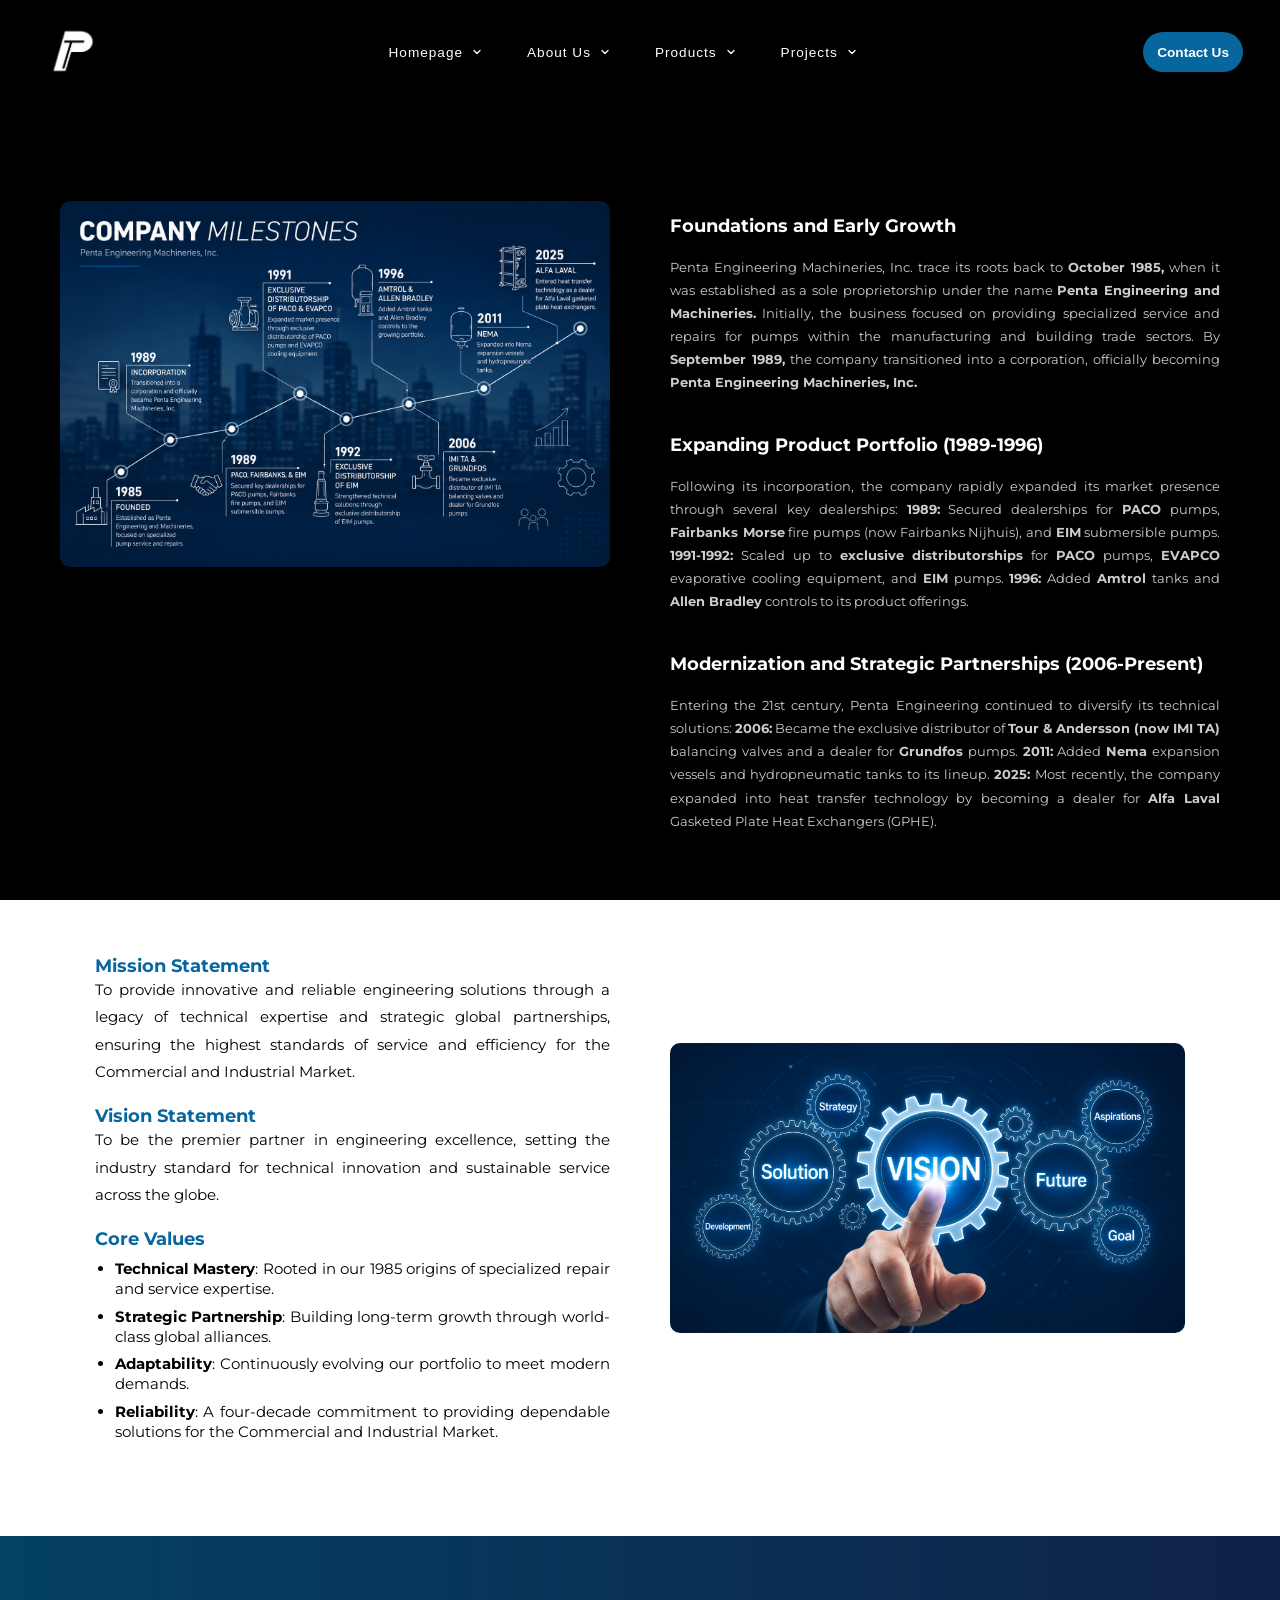
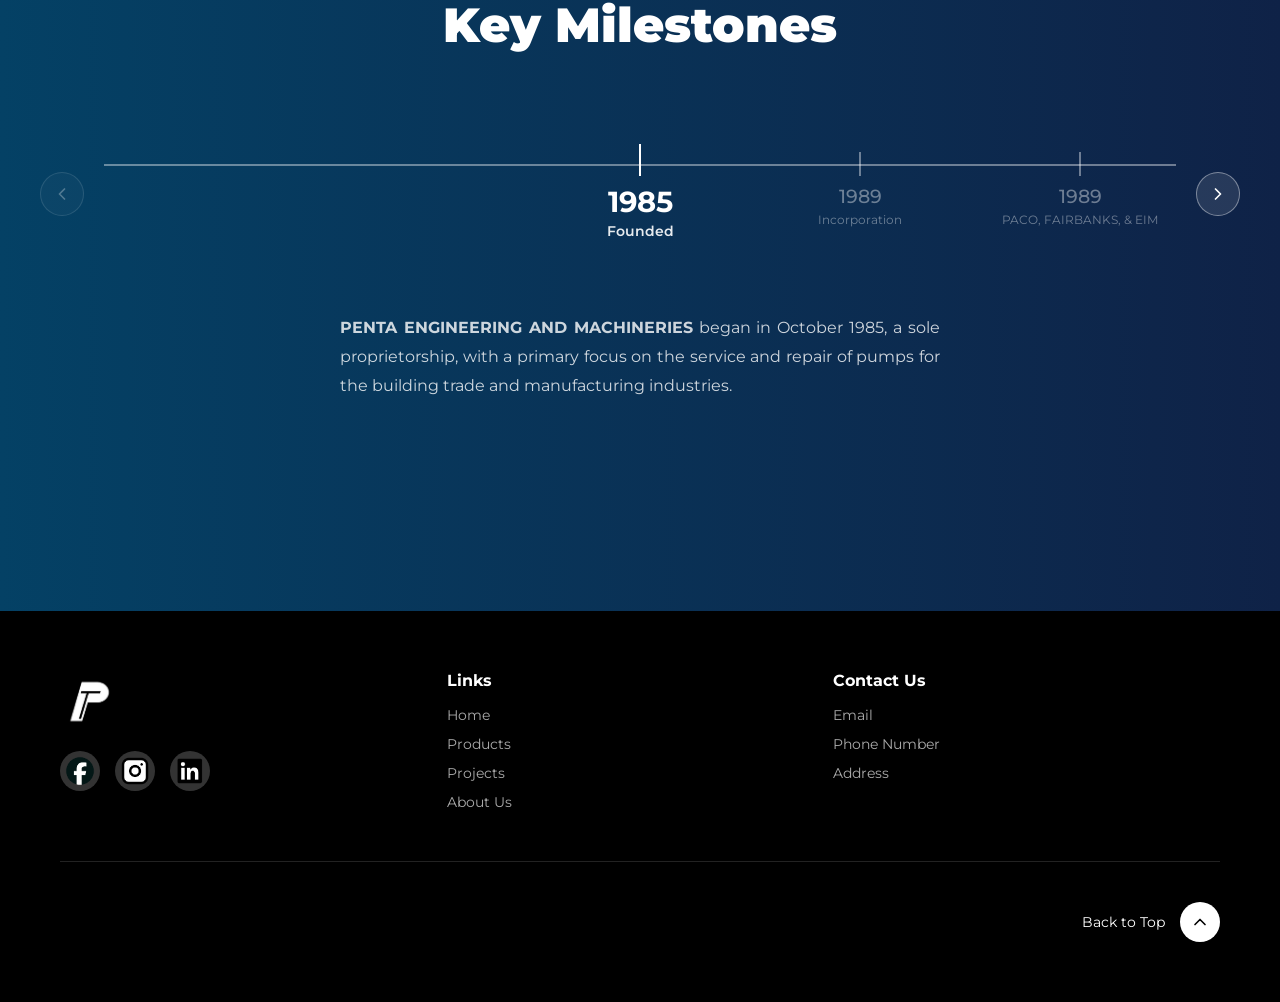
<file: about.html>
<!DOCTYPE html>
<html lang="en">
<head>
    <meta charset="UTF-8">
    <meta name="viewport" content="width=device-width, initial-scale=1.0">
    <link rel="stylesheet" href="css/styles.css">
    <title>Penta Engineering Machineries</title>
    <link rel="icon" type="image/x-icon" href="assets/logo.png">
</head>
<body>

<header class="nav-bar" id="navbar">
    <div class="nav-top">
        <div class="logo">
            <a href="index.html">
                <img src="assets/logo.png" alt="Penta logo">
            </a>
        </div>
        <nav class="main-nav">
            <ul class="nav-list">
                <li class="nav-item has-dropdown">
                    <a href="index.html">Homepage</a>
                    <button class="dropdown-toggle" data-target="menu-home">
                        <svg width="12" height="12" viewBox="0 0 24 24" fill="none" stroke="white" stroke-width="2.5" stroke-linecap="round" stroke-linejoin="round">
                            <polyline points="6 9 12 15 18 9"/>
                        </svg>
                    </button>
                </li>
                <li class="nav-item has-dropdown">
                    <a href="about.html">About Us</a>
                    <button class="dropdown-toggle" data-target="menu-about">
                        <svg width="12" height="12" viewBox="0 0 24 24" fill="none" stroke="white" stroke-width="2.5" stroke-linecap="round" stroke-linejoin="round">
                            <polyline points="6 9 12 15 18 9"/>
                        </svg>
                    </button>
                </li>
                <li class="nav-item has-dropdown">
                    <a href="products.html">Products</a>
                    <button class="dropdown-toggle" data-target="menu-products">
                        <svg width="12" height="12" viewBox="0 0 24 24" fill="none" stroke="white" stroke-width="2.5" stroke-linecap="round" stroke-linejoin="round">
                            <polyline points="6 9 12 15 18 9"/>
                        </svg>
                    </button>
                </li>
                <li class="nav-item has-dropdown">
                    <a href="projects.html">Projects</a>
                    <button class="dropdown-toggle" data-target="menu-projects">
                        <svg width="12" height="12" viewBox="0 0 24 24" fill="none" stroke="white" stroke-width="2.5" stroke-linecap="round" stroke-linejoin="round">
                            <polyline points="6 9 12 15 18 9"/>
                        </svg>
                    </button>
                </li>
            </ul>
        </nav>
        <button type="button" id="contactBtn">Contact Us</button>
        <button type="button" id="hamburgerBtn" class="hamburger-btn" aria-label="Toggle menu" aria-expanded="false">
            <span class="hamburger-line"></span>
            <span class="hamburger-line"></span>
            <span class="hamburger-line"></span>
        </button>
    </div>

    <div class="mega-menu" id="menu-home">
        <div class="mega-col">
            <p class="mega-label">Company</p>
            <a href="index.html#hero">Company Logo</a>
            <a href="index.html#brands">Brands</a>
            <a href="index.html#contact">Contact Info</a>
        </div>
    </div>

    <div class="mega-menu" id="menu-about">
        <div class="mega-col">
            <p class="mega-label">About Us</p>
            <a href="about.html#mission">Mission / Vision</a>
            <a href="about.html#history">Company History</a>
        </div>
    </div>

    <div class="mega-menu" id="menu-projects">
        <div class="mega-col">
            <p class="mega-label">Status</p>
            <a href="projects.html#completed">Completed</a>
            <a href="projects.html#ongoing">Ongoing</a>
        </div>
    </div>

    <div class="mega-menu" id="menu-products">
    <div class="mega-col">
        <p class="mega-label">Pumps</p>
        <a href="products.html#paco">PACO</a>
        <a href="products.html#grundfos">Grundfos</a>
        <a href="products.html#fairbanks">Fairbanks Nijhuis</a>
        <a href="products.html#eim">EIM</a>
    </div>

    <div class="mega-group">
        <p class="mega-label mega-label-wide">HVAC and Refrigeration Equipment</p>
        <div class="mega-group-row">
            <div class="mega-col">
                <a href="products.html#Cooling">Cooling Tower</a>
                <a href="products.html#Ccoolers">Closed Circuit Cooler</a>
                <a href="products.html#Evaporative">Evaporative Condenser</a>
            </div>
            <div class="mega-col">
                <a href="products.html#Gasketed">Gasketed Plate Heat Exchanger</a>
                <a href="products.html#Separators">Air Separator</a>
                <a href="products.html#Expansion">Expansion Tank</a>
                <a href="products.html#Balance">Balancing Valve</a>
                <a href="products.html#Pressure">Package Pressurization Unit</a>
            </div>
        </div>
    </div>
</div>
</header>

    <section class="about">
    <div class="about-wrapper">    
        <img src="assets/about.png">
        <div class="about-text">
            <br><br><br>
            <h2>Foundations and Early Growth</h2>
            <p>Penta Engineering Machineries, Inc. trace its roots back to <b>October 1985,</b> when it was established as a sole proprietorship under the name <b>Penta Engineering and Machineries.</b> Initially, the business focused on providing specialized service and repairs for pumps within the manufacturing and building trade sectors. By <b>September 1989,</b> the company transitioned into a corporation, officially becoming <b>Penta Engineering Machineries, Inc.</b></p>
            
            <h2>Expanding Product Portfolio (1989-1996)</h2>
            <p>Following its incorporation, the company rapidly expanded its market presence through several key dealerships:
            <b>1989:</b> Secured dealerships for <b>PACO</b> pumps, <b>Fairbanks Morse</b>  fire pumps (now Fairbanks Nijhuis), and <b>EIM</b> submersible pumps.
            <b>1991-1992:</b> Scaled up to <b>exclusive distributorships</b> for <b>PACO</b> pumps, <b>EVAPCO</b> evaporative cooling equipment, and <b>EIM</b> pumps.
            <b>1996:</b> Added <b>Amtrol</b> tanks and <b>Allen Bradley</b> controls to its product offerings.</p>

            <h2>Modernization and Strategic Partnerships (2006-Present)</h2>
            <p>Entering the 21st century, Penta Engineering continued to diversify its technical solutions:
            <b>2006:</b> Became the exclusive distributor of <b>Tour & Andersson (now IMI TA)</b> balancing valves and a dealer for <b>Grundfos</b> pumps.
            <b>2011:</b> Added <b>Nema</b> expansion vessels and hydropneumatic tanks to its lineup.
            <b>2025:</b> Most recently, the company expanded into heat transfer technology by becoming a dealer for <b>Alfa Laval</b>  Gasketed Plate Heat Exchangers (GPHE).</p>
        </div>
    </div>
</section>

    <section class="mission" id="mission">
    <div class="mission-wrapper">
        <div class="mission-text">
            <h2>Mission Statement</h2>
            <p>To provide innovative and reliable engineering solutions through a legacy of technical expertise and strategic global partnerships, ensuring the highest standards of service and efficiency for the Commercial and Industrial Market.</p>

            <h2>Vision Statement</h2>
            <p>To be the premier partner in engineering excellence, setting the industry standard for technical innovation and sustainable service across the globe.</p>

            <h2>Core Values</h2>
            <ul class="core-values">
                <li><strong>Technical Mastery</strong>: Rooted in our 1985 origins of specialized repair and service expertise.</li>
                <li><strong>Strategic Partnership</strong>: Building long-term growth through world-class global alliances.</li>
                <li><strong>Adaptability</strong>: Continuously evolving our portfolio to meet modern demands.</li>
                <li><strong>Reliability</strong>: A four-decade commitment to providing dependable solutions for the Commercial and Industrial Market.</li>
            </ul>
        </div>
        <img src="assets/mission.png">
    </div>
</section>

    <section class="milestones-section" id="history">
    <h1>Key Milestones</h1>
    <div class="tl-stage-wrap">
        <button class="tl-btn" id="prev">
            <svg xmlns="http://www.w3.org/2000/svg" width="20" height="20" viewBox="0 0 24 24" fill="none" stroke="white" stroke-width="2" stroke-linecap="round" stroke-linejoin="round">
                <polyline points="15 18 9 12 15 6"/>
            </svg>
        </button>
        <div class="tl-stage">
            <div class="tl-line"></div>
            <div class="tl-items" id="items"></div>
        </div>
        <button class="tl-btn" id="next">
            <svg xmlns="http://www.w3.org/2000/svg" width="20" height="20" viewBox="0 0 24 24" fill="none" stroke="white" stroke-width="2" stroke-linecap="round" stroke-linejoin="round">
                <polyline points="9 18 15 12 9 6"/>
            </svg>
        </button>
    </div>
    <div class="tl-desc" id="desc"></div>
</section>

<div class="contact-overlay" id="contactOverlay">
  <div class="contact-popup">
    <button class="close-btn" id="closeContact" aria-label="Close">
      <svg width="14" height="14" viewBox="0 0 24 24" fill="none" stroke="white" stroke-width="2.5" stroke-linecap="round">
        <line x1="18" y1="6" x2="6" y2="18"/><line x1="6" y1="6" x2="18" y2="18"/>
      </svg>
    </button>

    <p class="popup-label">Reach us</p>
    <h2 class="popup-title">Contact us</h2>

    <div class="map-slot">
      <img src="assets/map.png" alt="Office location map">
    </div>

    <div class="contact-row">
      <div class="icon-wrap">
        <svg width="18" height="18" viewBox="0 0 24 24" fill="none" stroke="#07669e" stroke-width="2" stroke-linecap="round" stroke-linejoin="round"><path d="M21 10c0 7-9 13-9 13S3 17 3 10a9 9 0 0 1 18 0z"/><circle cx="12" cy="10" r="3"/></svg>
      </div>
      <div class="row-text">
        <span class="row-label">Address</span>
        <span class="row-value">699 Jose Abad Santos Street Little Baguio, San Juan City 1500 Philippines</span>
      </div>
    </div>

    <div class="contact-row">
      <div class="icon-wrap">
        <svg width="18" height="18" viewBox="0 0 24 24" fill="none" stroke="#07669e" stroke-width="2" stroke-linecap="round" stroke-linejoin="round"><path d="M22 16.92v3a2 2 0 0 1-2.18 2 19.79 19.79 0 0 1-8.63-3.07A19.5 19.5 0 0 1 4.07 12a19.79 19.79 0 0 1-3.07-8.67A2 2 0 0 1 3 1.18h3a2 2 0 0 1 2 1.72c.127.96.361 1.903.7 2.81a2 2 0 0 1-.45 2.11L7.09 8.91a16 16 0 0 0 6 6l1.27-1.27a2 2 0 0 1 2.11-.45c.907.339 1.85.573 2.81.7A2 2 0 0 1 22 16.92z"/></svg>
      </div>
      <div class="row-text">
        <span class="row-label">Phone</span>
        <span class="row-value"><a href="tel:+63287228260">Trunkline: +63 2 8722 8260</a></span>
        <span class="row-value"><a href="tel:+639176270875">Mobile: +63 917 541 2107</a></span>
      </div>
    </div>

    <div class="contact-row">
      <div class="icon-wrap">
        <svg width="18" height="18" viewBox="0 0 24 24" fill="none" stroke="#07669e" stroke-width="2" stroke-linecap="round" stroke-linejoin="round"><path d="M4 4h16c1.1 0 2 .9 2 2v12c0 1.1-.9 2-2 2H4c-1.1 0-2-.9-2-2V6c0-1.1.9-2 2-2z"/><polyline points="22,6 12,13 2,6"/></svg>
      </div>
      <div class="row-text">
        <span class="row-label">Email</span>
        <span class="row-value"><a href="mailto:penta.eng@yahoo.com">penta.eng@yahoo.com</a></span>
      </div>
    </div>

    <div class="contact-row">
      <div class="icon-wrap">
        <svg width="18" height="18" viewBox="0 0 24 24" fill="none" stroke="#07669e" stroke-width="2" stroke-linecap="round" stroke-linejoin="round"><circle cx="12" cy="12" r="10"/><line x1="2" y1="12" x2="22" y2="12"/><path d="M12 2a15.3 15.3 0 0 1 4 10 15.3 15.3 0 0 1-4 10 15.3 15.3 0 0 1-4-10 15.3 15.3 0 0 1 4-10z"/></svg>
      </div>
      <div class="row-text">
        <span class="row-label">Website</span>
        <span class="row-value"><a href="#">www.pentaengineering.ph</a></span>
      </div>
    </div>

  </div>
</div>

<footer>
    <div class="footer-wrap">
        <div class="footer-left">
            <img src="assets/logo.png" alt="Penta logo">
            <div class="footer-socials">
                <div class="social-icon">
                    <img src="assets/facebook.png" alt="Facebook">
                </div>
                <div class="social-icon">
                    <img src="assets/instagram.png" alt="Facebook">
                </div>
                <div class="social-icon">
                    <img src="assets/linkedin.png" alt="Facebook">
                </div>
            </div>
        </div>
        <ul class="footer-nav">
            <li><h2>Links</h2></li>
            <li><a href="#">Home</a></li>
            <li><a href="products.html">Products</a></li>
            <li><a href="projects.html">Projects</a></li>
            <li><a href="about.html">About Us</a></li>
        </ul>
        <ul class="footer-nav">
            <li><h2>Contact Us</h2></li>
            <li><a href="#" onclick="document.getElementById('contactOverlay').classList.add('open'); return false;">Email</a></li>
            <li><a href="#" onclick="document.getElementById('contactOverlay').classList.add('open'); return false;">Phone Number</a></li>
            <li><a href="#" onclick="document.getElementById('contactOverlay').classList.add('open'); return false;">Address</a></li>
        </ul>
        <div class="footer-bottom">
            <span>Back to Top</span>
            <button class="back-to-top" onclick="window.scrollTo({top: 0, behavior: 'smooth'})">
                <svg xmlns="http://www.w3.org/2000/svg" width="20" height="20" viewBox="0 0 24 24" fill="none" stroke="black" stroke-width="2" stroke-linecap="round" stroke-linejoin="round">
                    <polyline points="18 15 12 9 6 15"/>
                </svg>
            </button>
        </div>
    </div>
</footer>
    <script src="js/milestones.js" defer></script>
    <script src="js/nav.js" defer></script>
</body>
</html>
</file>
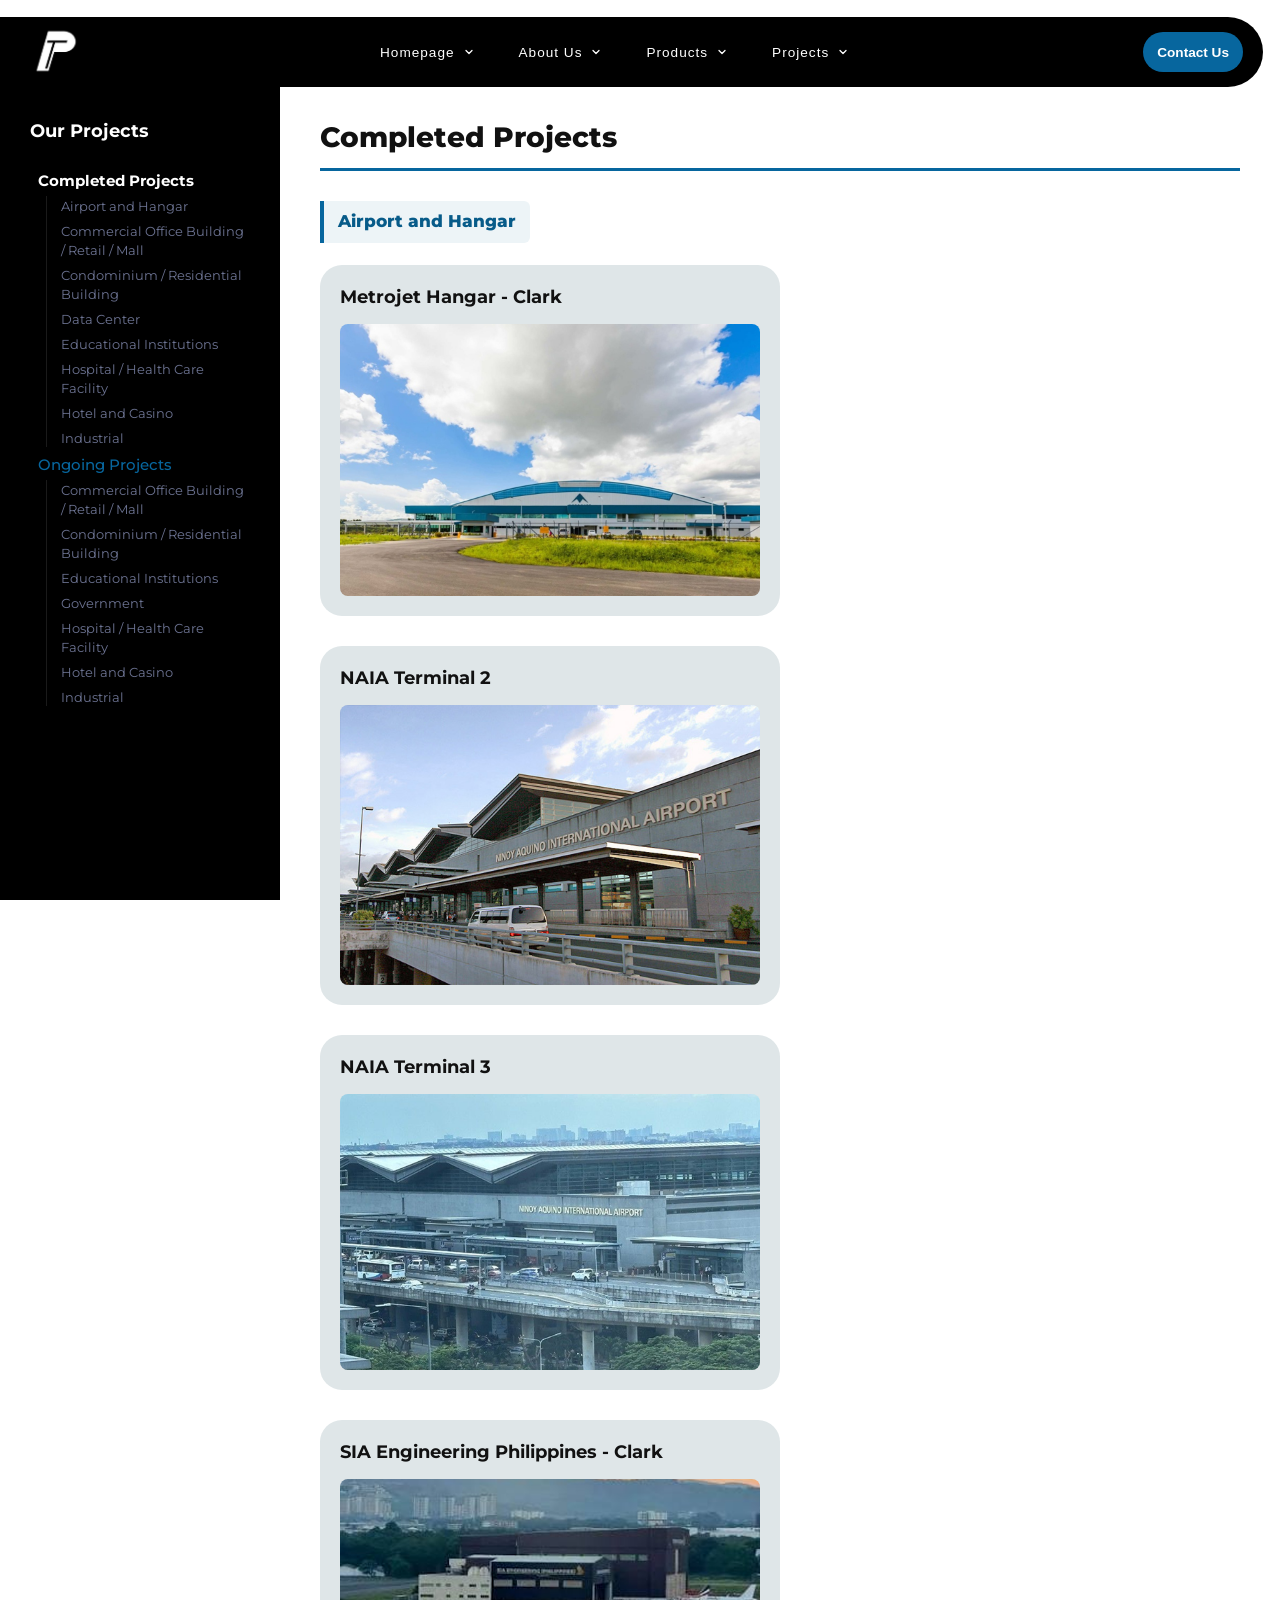
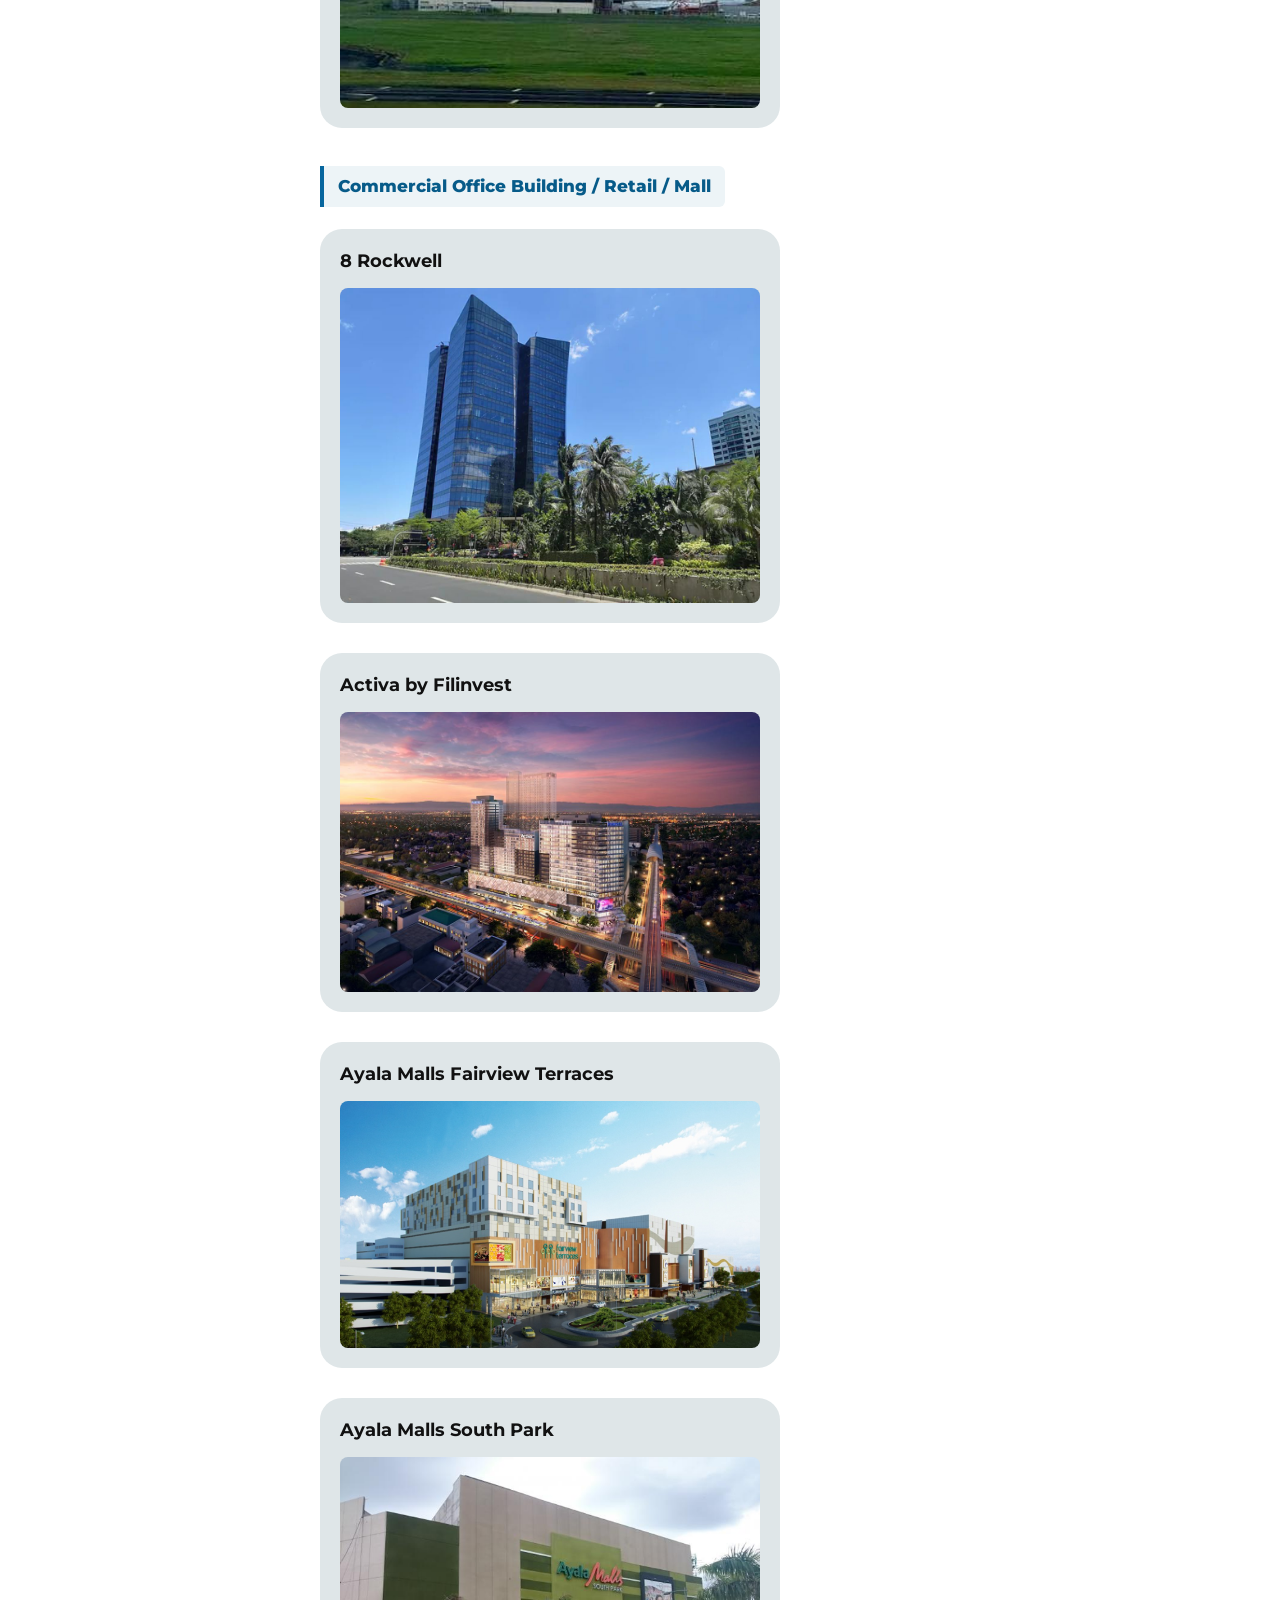
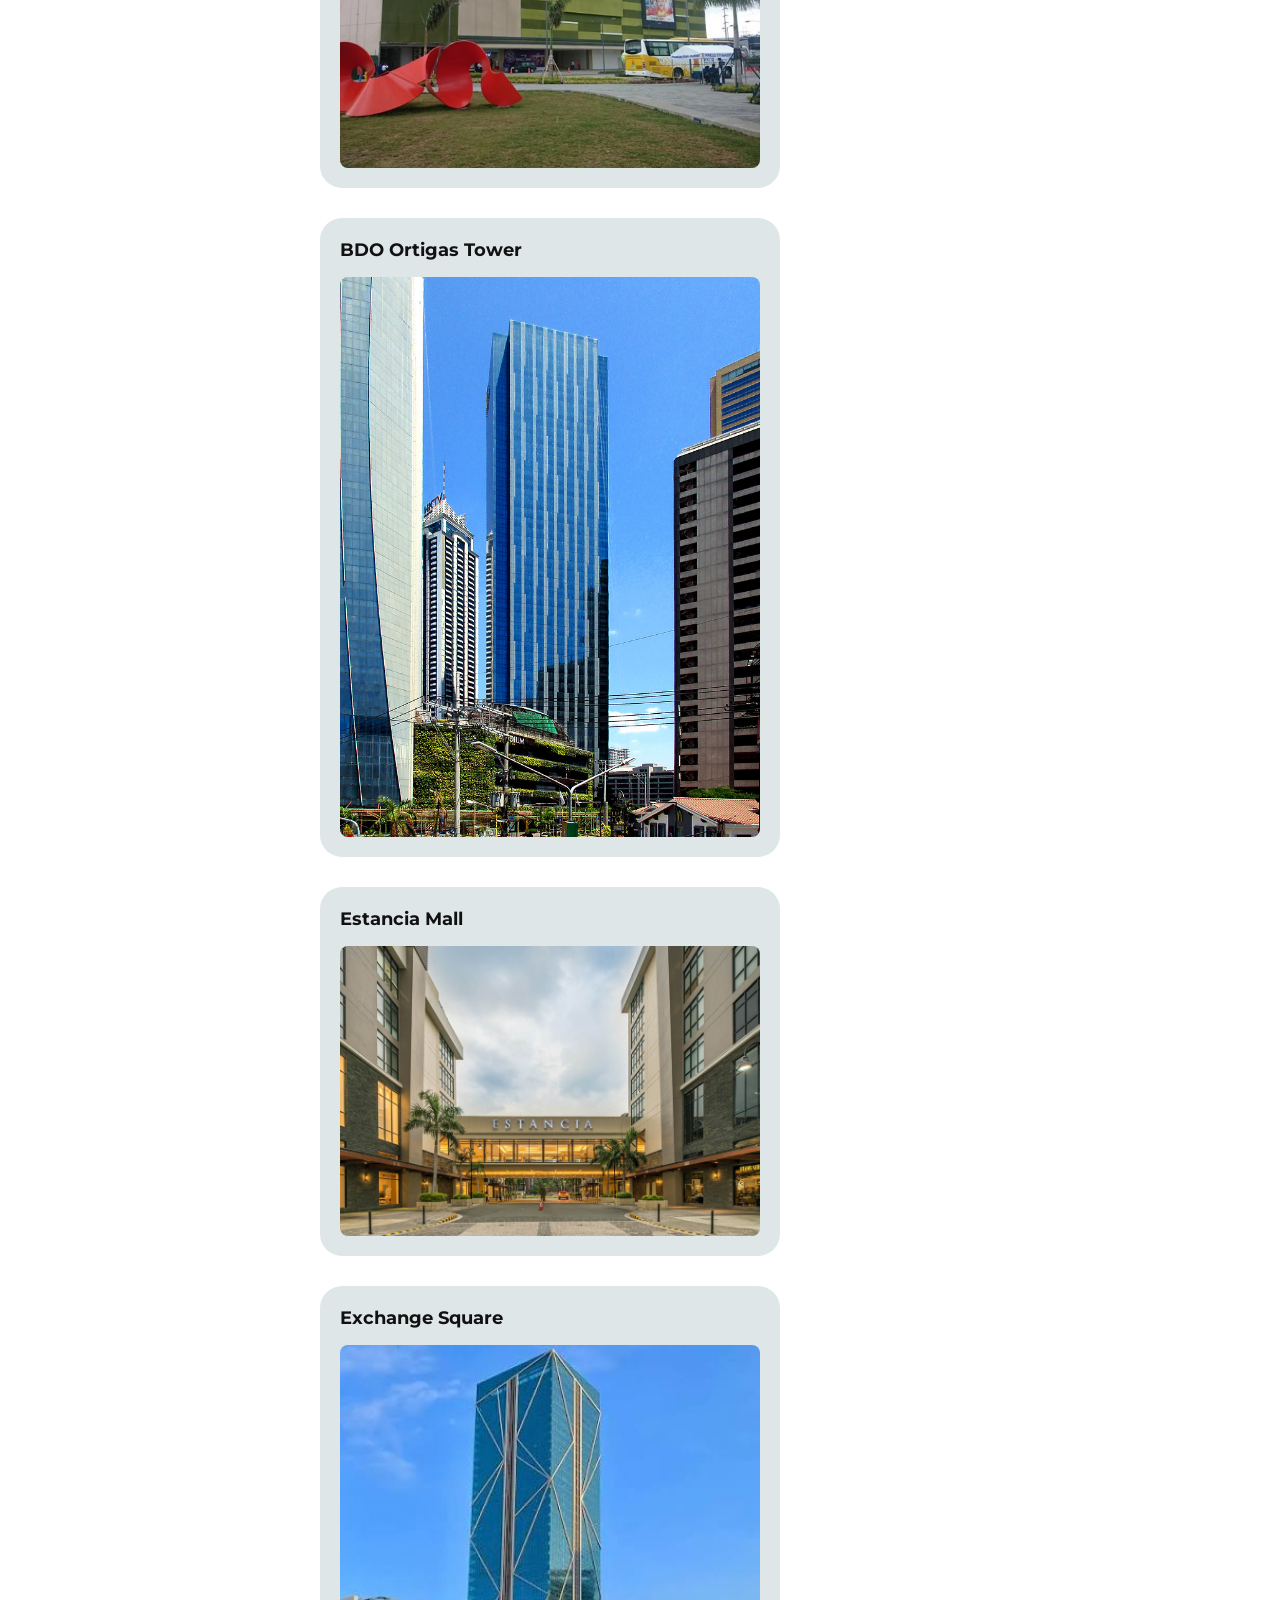
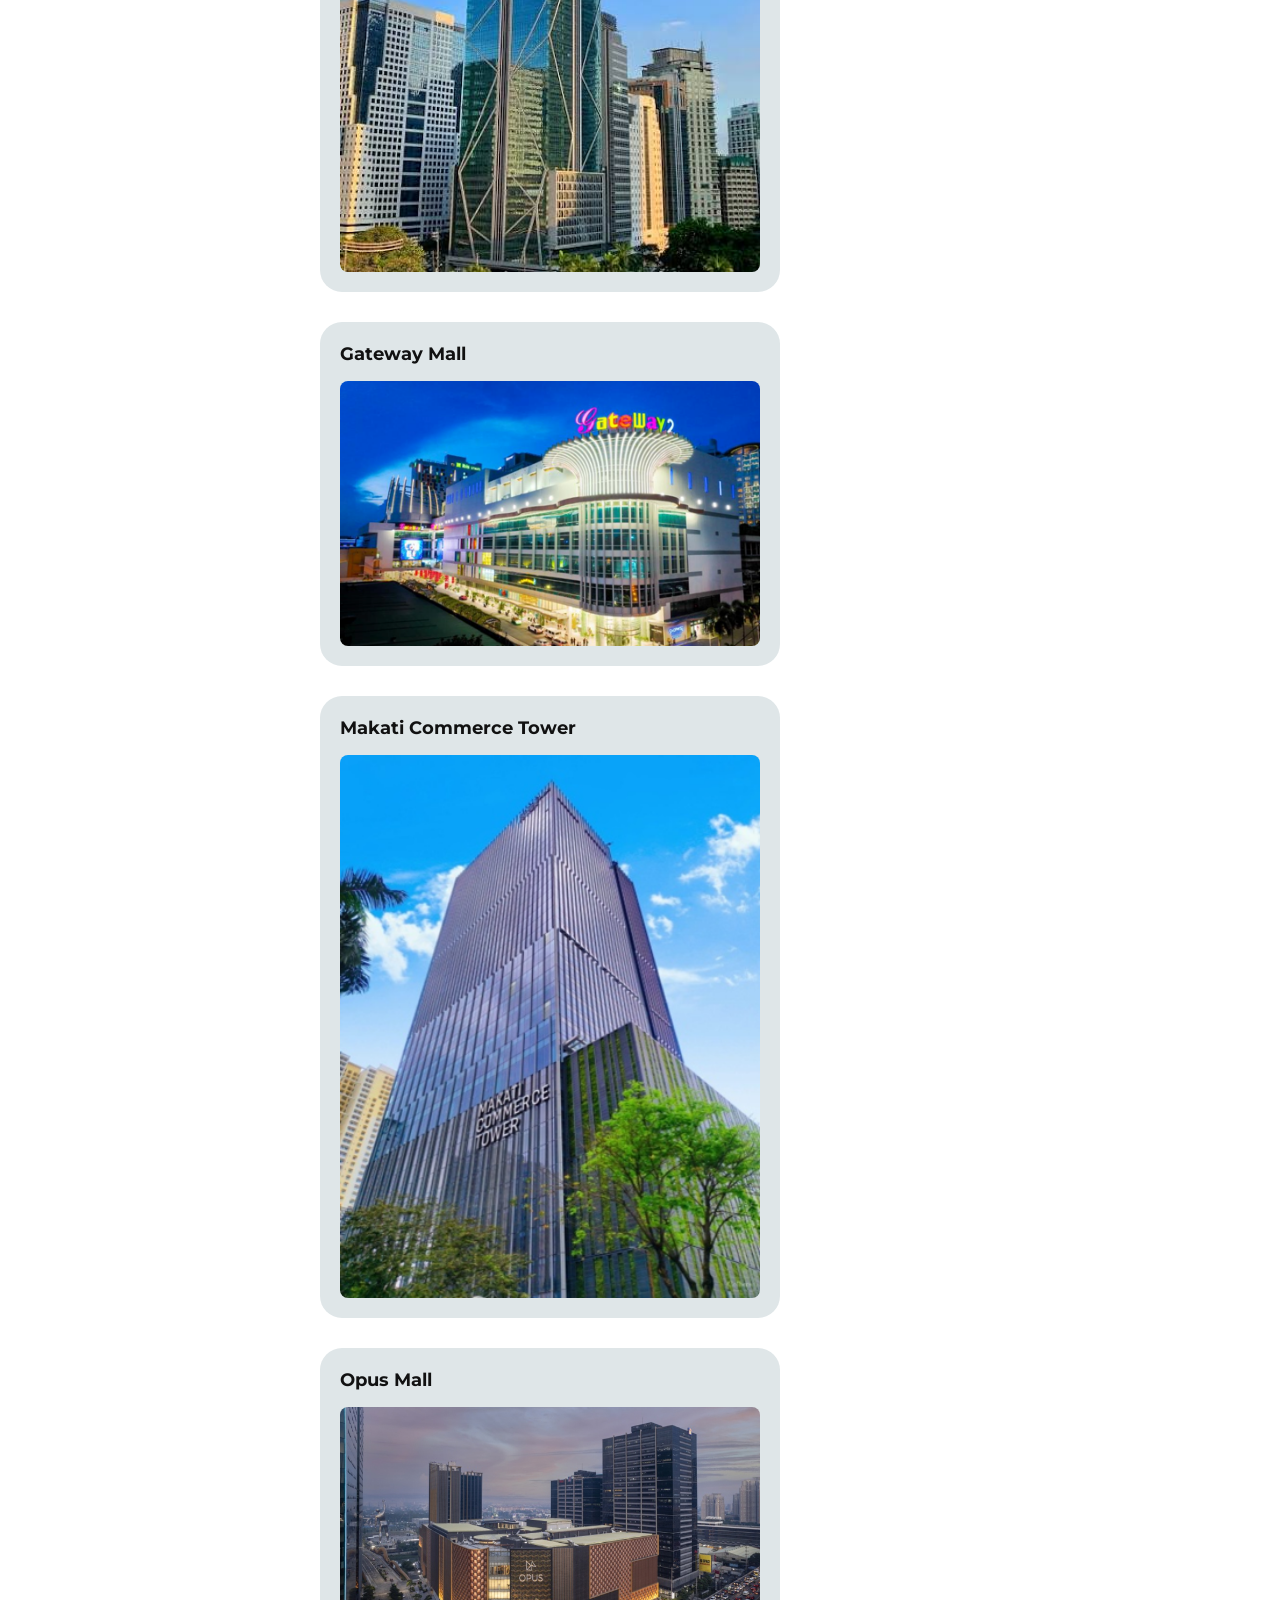
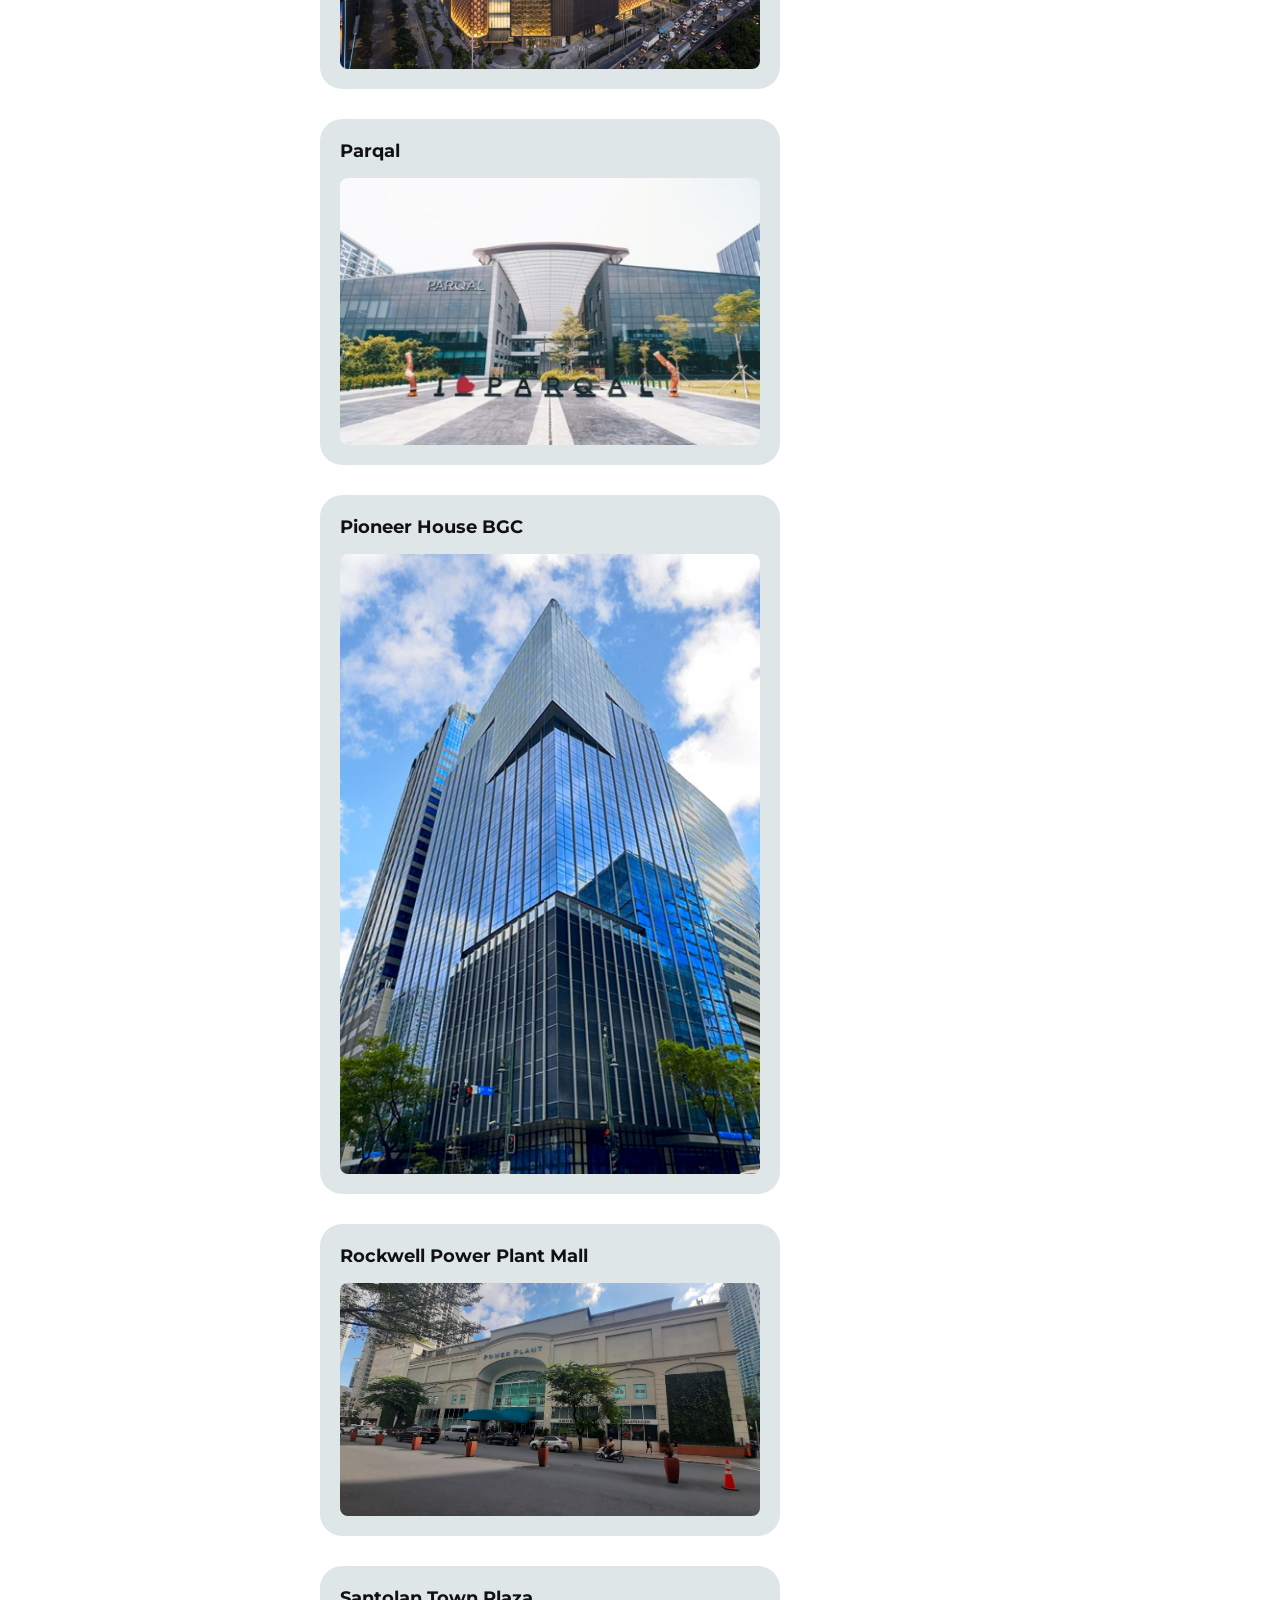
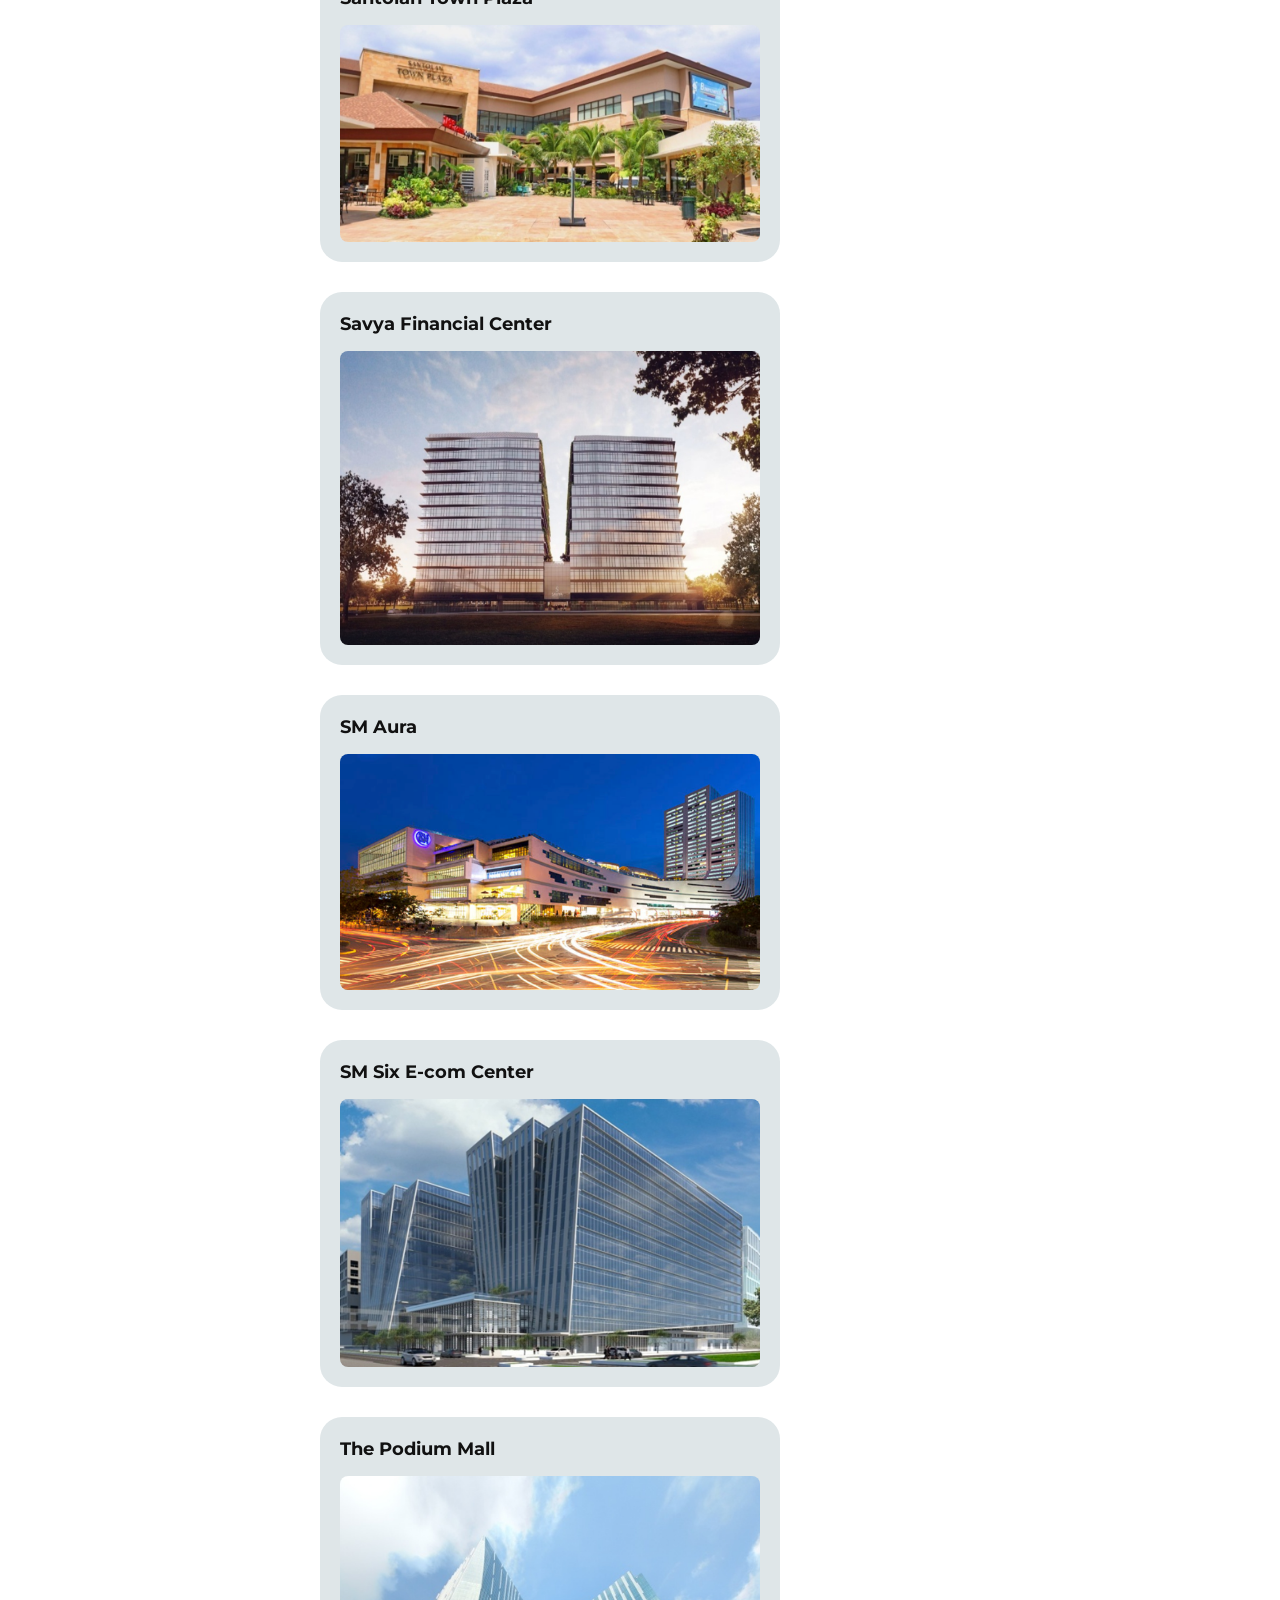
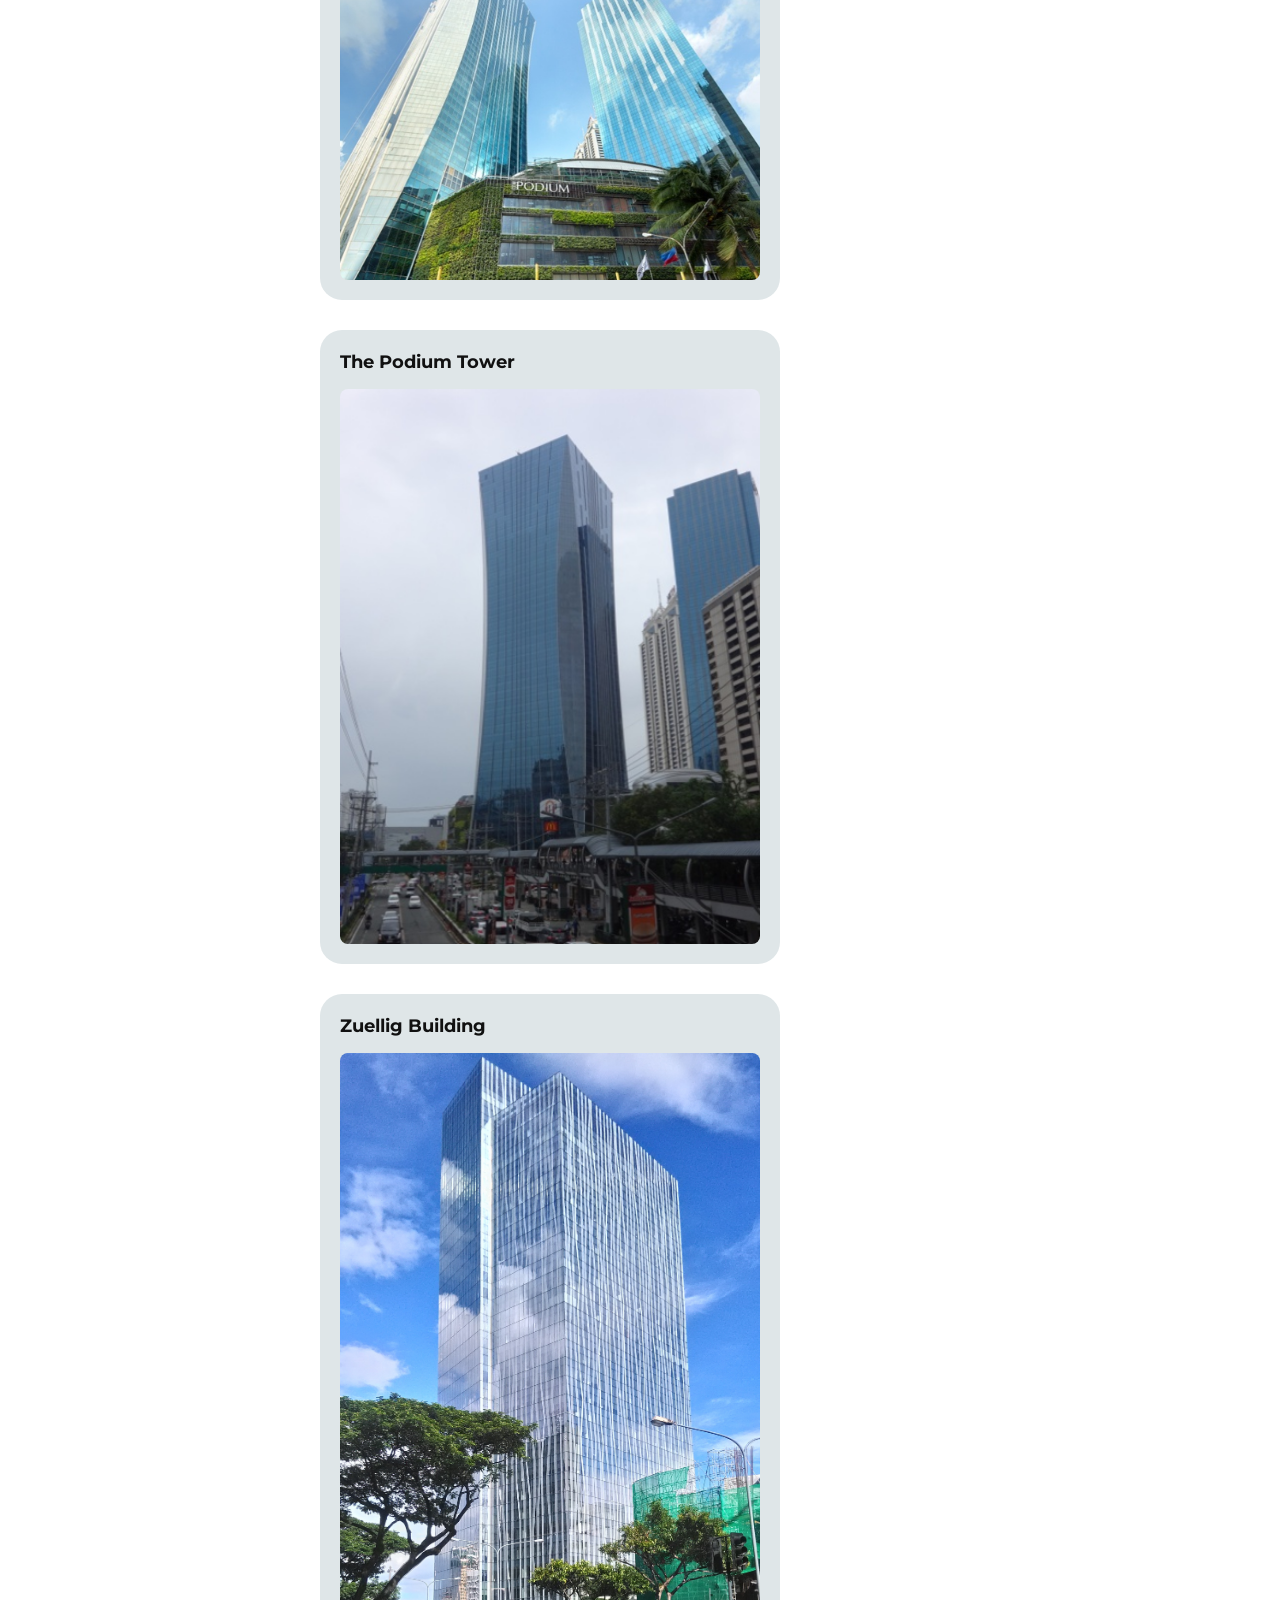
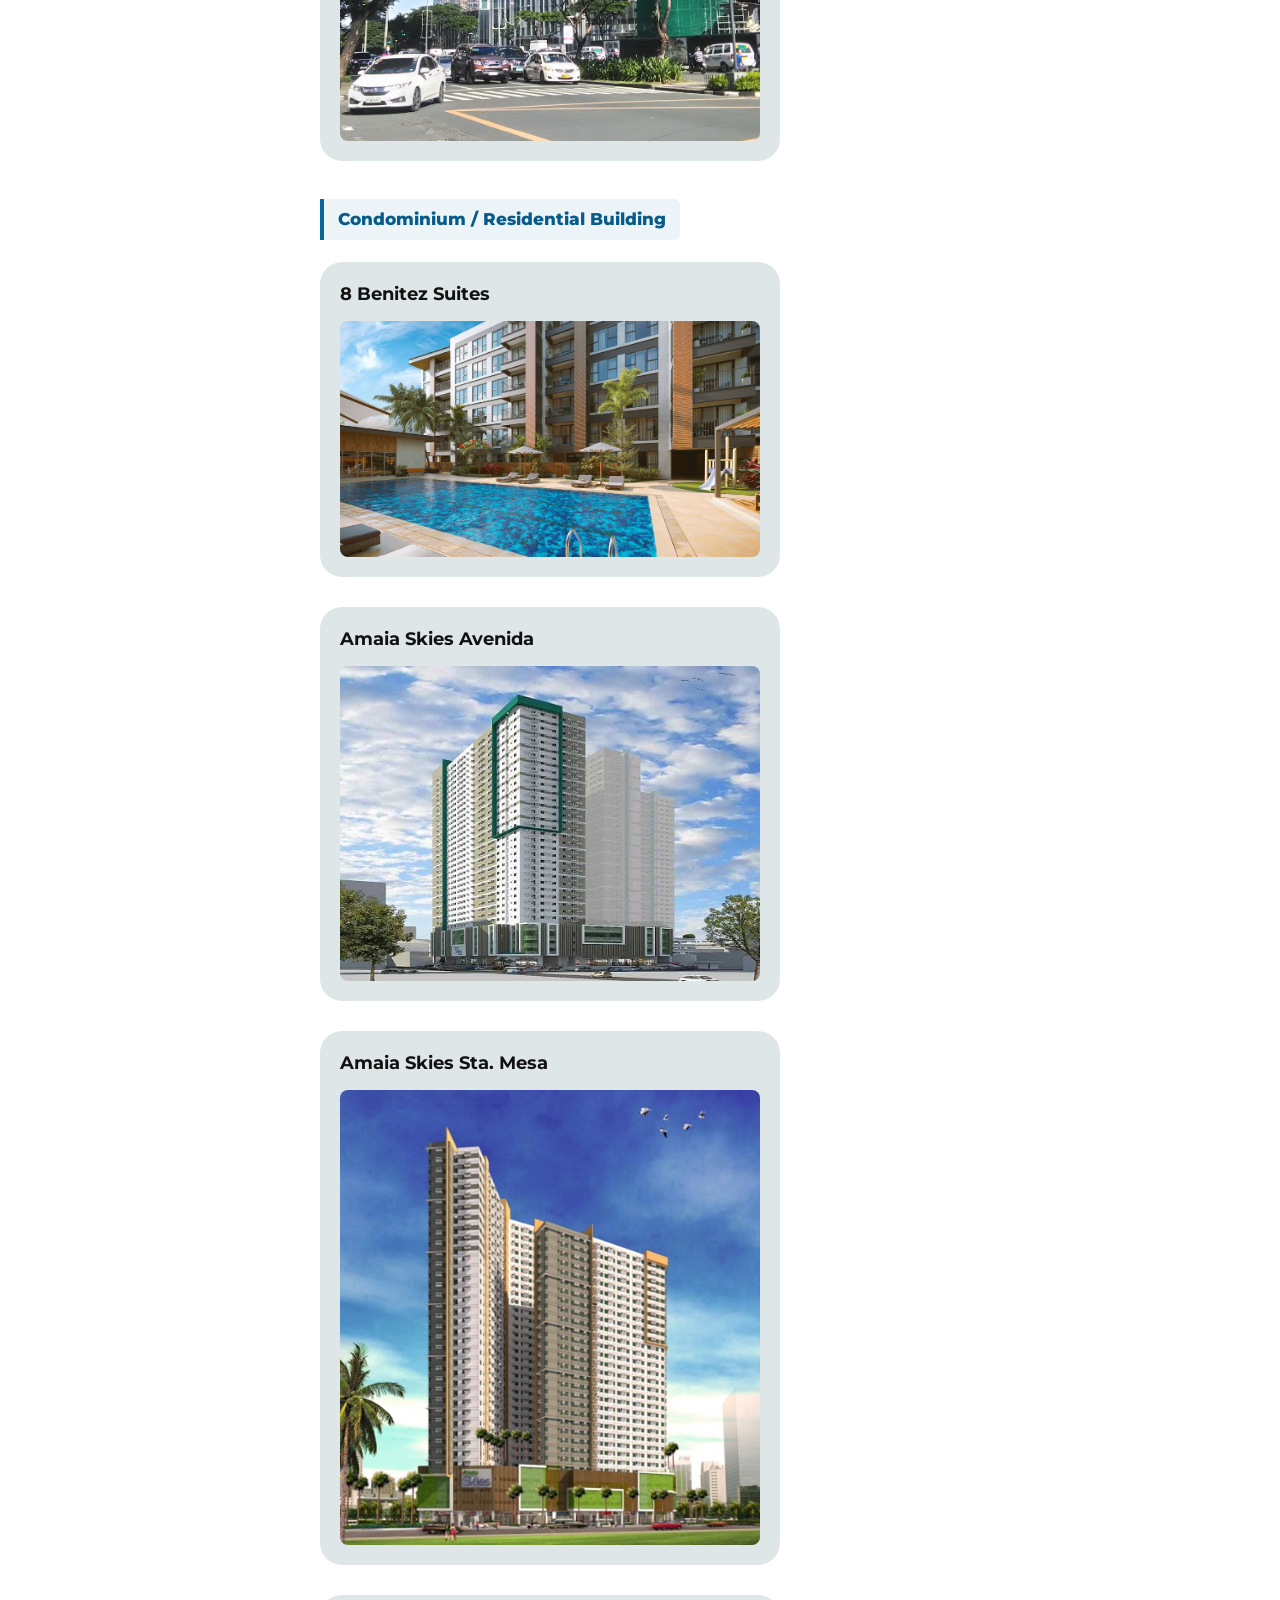
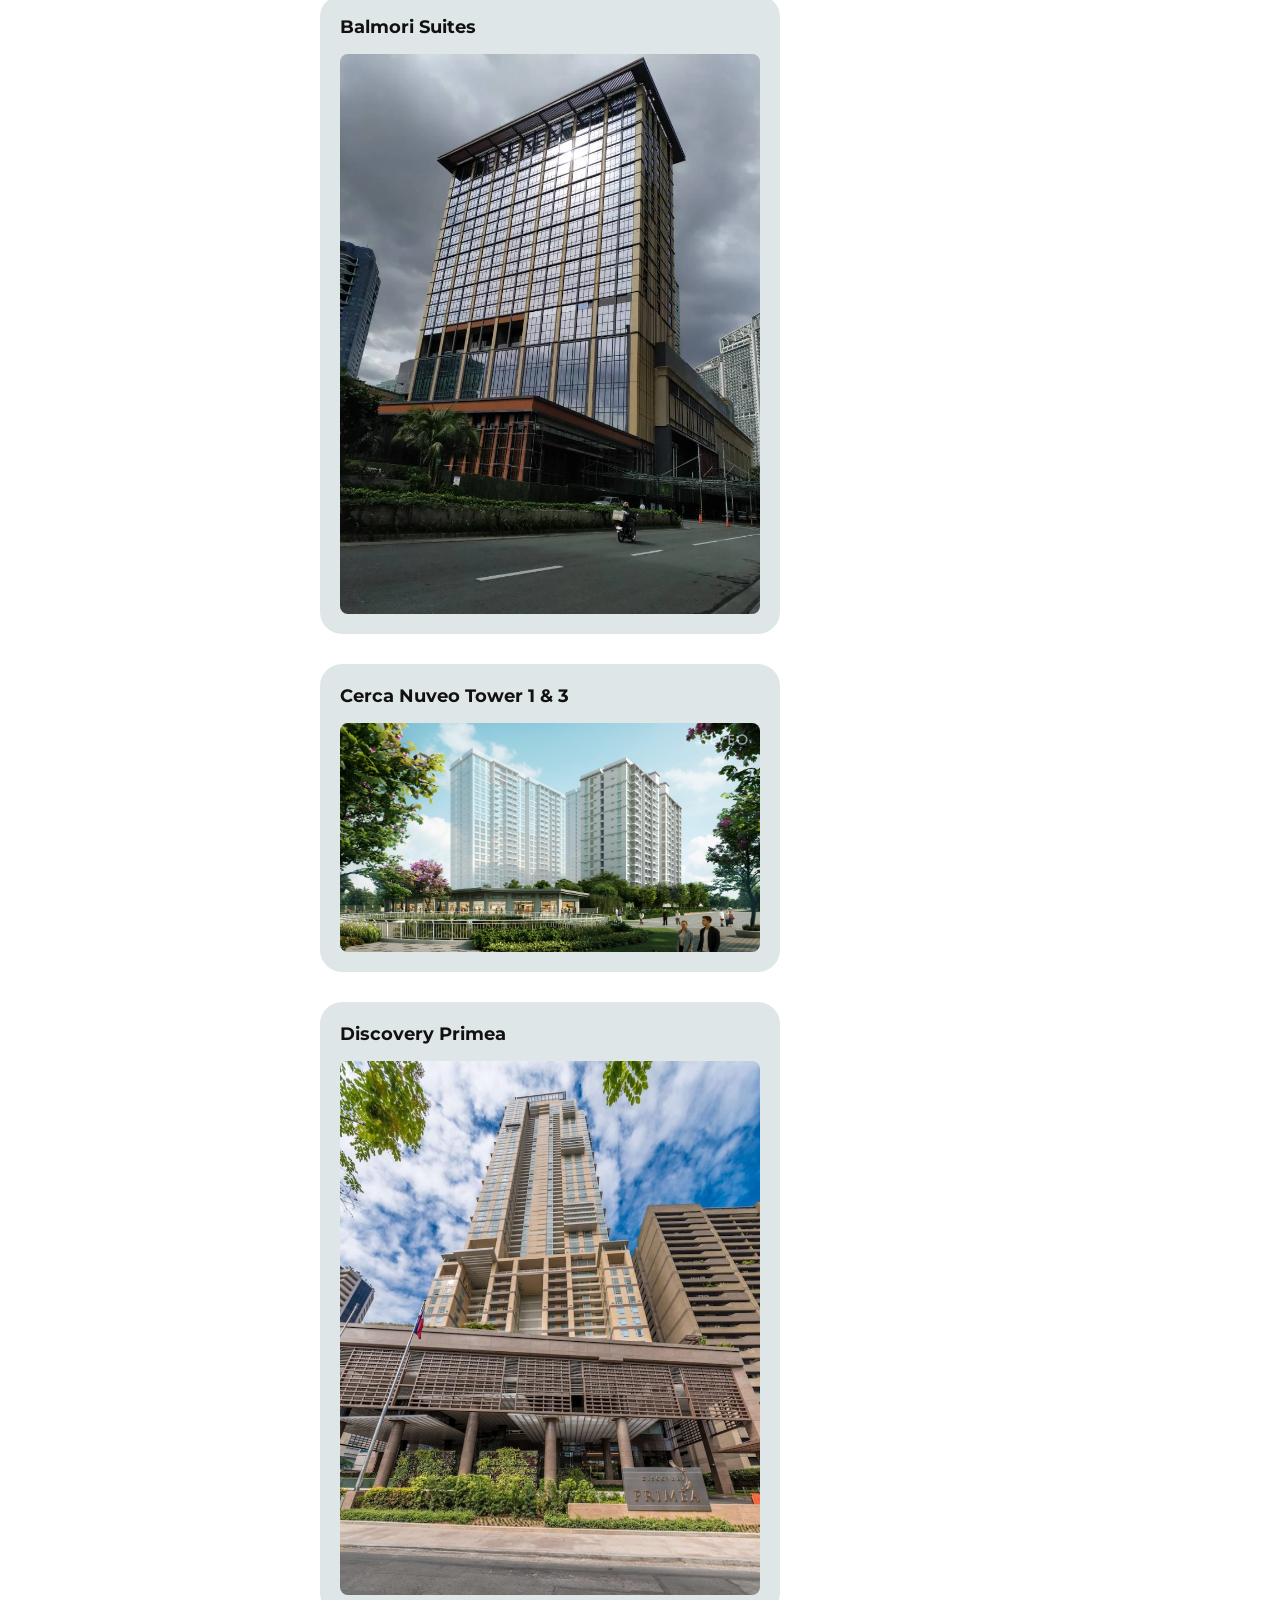
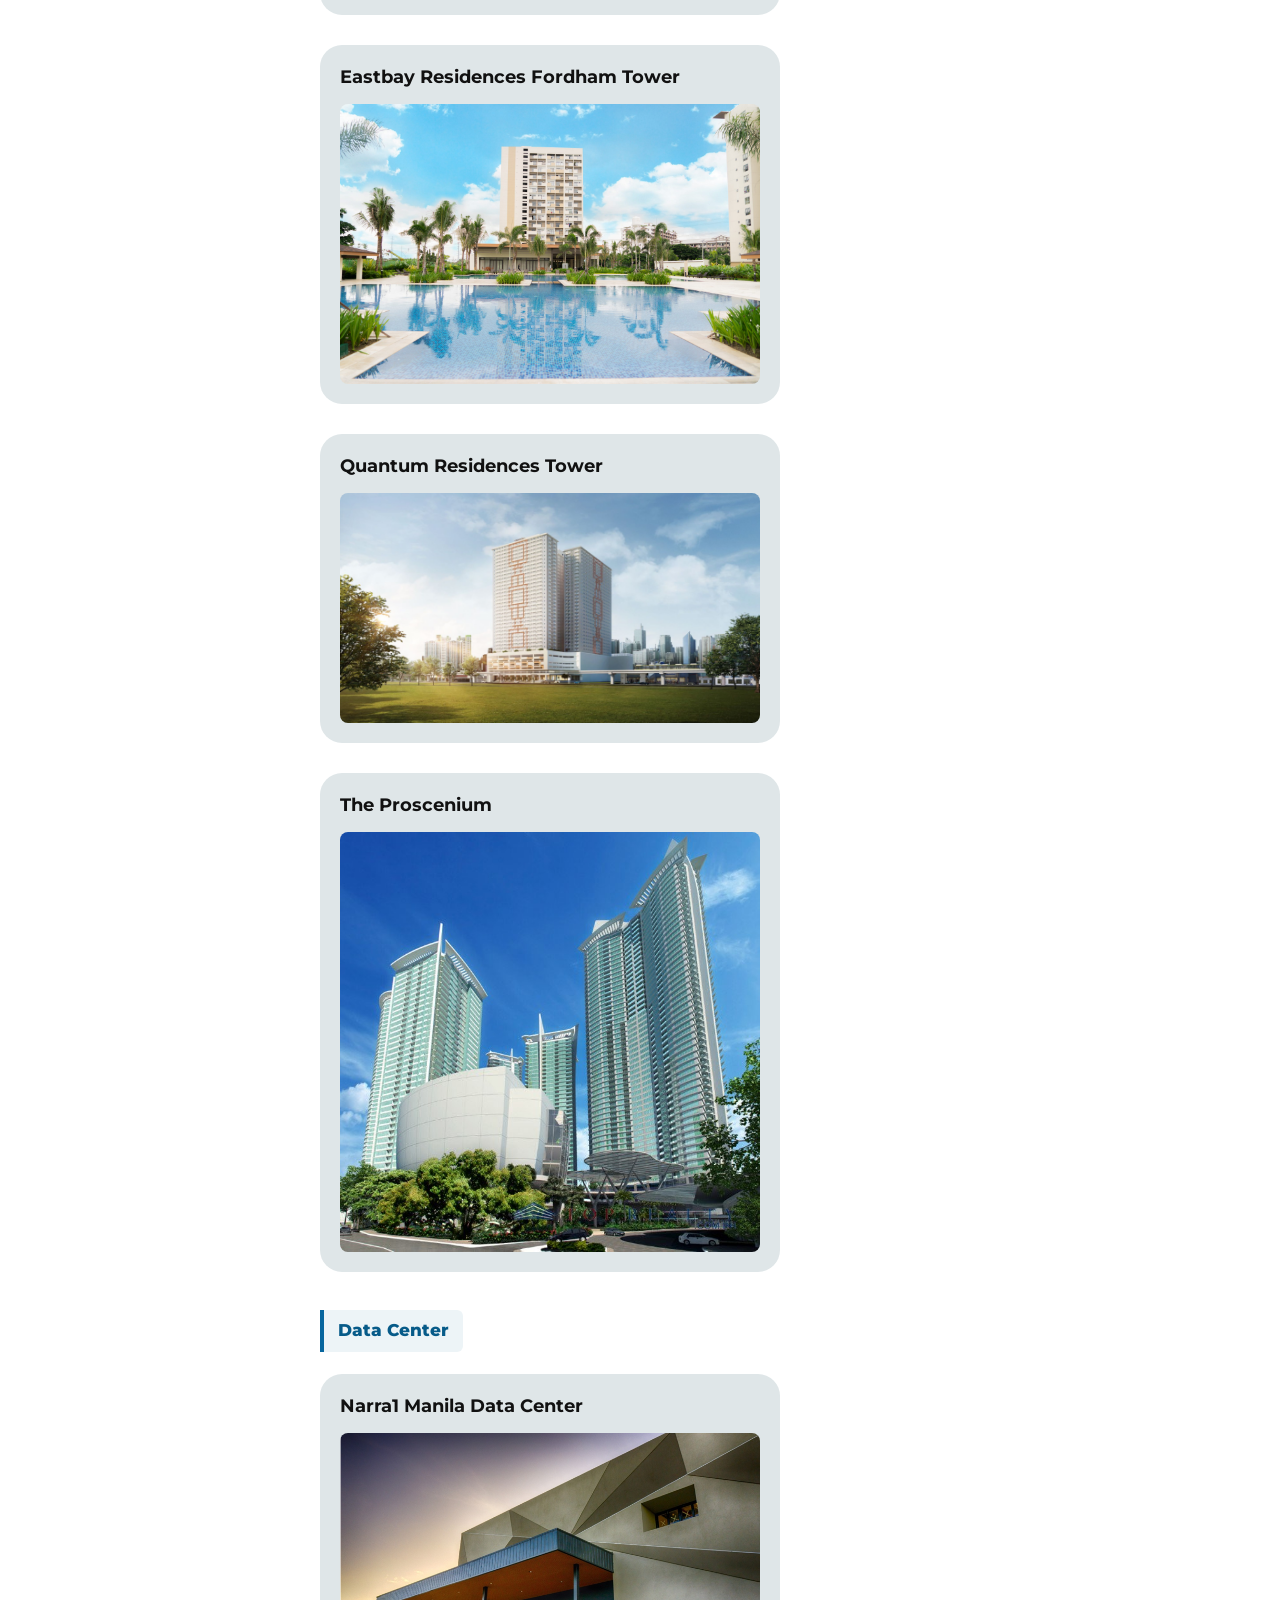
<file: projects.html>
<!DOCTYPE html>
<html lang="en">
<head>
    <meta charset="UTF-8">
    <meta name="viewport" content="width=device-width, initial-scale=1.0">
    <link rel="stylesheet" href="css/styles.css">
    <title>Penta Engineering Machineries - Projects</title>
    <link rel="icon" type="image/x-icon" href="assets/logo.png">
   
</head>
<body class="projects-page">

<header class="nav-bar prod-nav" id="prod-nav">
    <div class="nav-top">
        <div class="logo">
            <a href="index.html">
                <img src="assets/logo.png" alt="Penta logo">
            </a>
        </div>
        <nav class="main-nav">
            <ul class="nav-list">
                <li class="nav-item has-dropdown">
                    <a href="index.html">Homepage</a>
                    <button class="dropdown-toggle" data-target="menu-home">
                        <svg width="12" height="12" viewBox="0 0 24 24" fill="none" stroke="white" stroke-width="2.5" stroke-linecap="round" stroke-linejoin="round">
                            <polyline points="6 9 12 15 18 9"/>
                        </svg>
                    </button>
                </li>
                <li class="nav-item has-dropdown">
                    <a href="about.html">About Us</a>
                    <button class="dropdown-toggle" data-target="menu-about">
                        <svg width="12" height="12" viewBox="0 0 24 24" fill="none" stroke="white" stroke-width="2.5" stroke-linecap="round" stroke-linejoin="round">
                            <polyline points="6 9 12 15 18 9"/>
                        </svg>
                    </button>
                </li>
                <li class="nav-item has-dropdown">
                    <a href="products.html">Products</a>
                    <button class="dropdown-toggle" data-target="menu-products">
                        <svg width="12" height="12" viewBox="0 0 24 24" fill="none" stroke="white" stroke-width="2.5" stroke-linecap="round" stroke-linejoin="round">
                            <polyline points="6 9 12 15 18 9"/>
                        </svg>
                    </button>
                </li>
                <li class="nav-item has-dropdown">
                    <a href="projects.html">Projects</a>
                    <button class="dropdown-toggle" data-target="menu-projects">
                        <svg width="12" height="12" viewBox="0 0 24 24" fill="none" stroke="white" stroke-width="2.5" stroke-linecap="round" stroke-linejoin="round">
                            <polyline points="6 9 12 15 18 9"/>
                        </svg>
                    </button>
                </li>
            </ul>
        </nav>
        <button type="button" id="contactBtn">Contact Us</button>
        <button type="button" id="hamburgerBtn" class="hamburger-btn" aria-label="Toggle menu" aria-expanded="false">
            <span class="hamburger-line"></span>
            <span class="hamburger-line"></span>
            <span class="hamburger-line"></span>
        </button>
    </div>

    <div class="mega-menu" id="menu-home">
        <div class="mega-col">
            <p class="mega-label">Company</p>
            <a href="index.html#hero">Company Logo</a>
            <a href="index.html#brands">Brands</a>
            <a href="index.html#contact">Contact Info</a>
        </div>
    </div>

    <div class="mega-menu" id="menu-about">
        <div class="mega-col">
            <p class="mega-label">About Us</p>
            <a href="about.html#mission">Mission / Vision</a>
            <a href="about.html#history">Company History</a>
        </div>
    </div>

    <div class="mega-menu" id="menu-projects">
        <div class="mega-col">
            <p class="mega-label">Status</p>
            <a href="projects.html#completed">Completed</a>
            <a href="projects.html#ongoing">Ongoing</a>
        </div>
    </div>

    <div class="mega-menu" id="menu-products">
    <div class="mega-col">
        <p class="mega-label">Pumps</p>
        <a href="products.html#paco">PACO</a>
        <a href="products.html#grundfos">Grundfos</a>
        <a href="products.html#fairbanks">Fairbanks Nijhuis</a>
        <a href="products.html#eim">EIM</a>
    </div>

    <div class="mega-group">
        <p class="mega-label mega-label-wide">HVAC and Refrigeration Equipment</p>
        <div class="mega-group-row">
            <div class="mega-col">
                <a href="products.html#Cooling">Cooling Tower</a>
                <a href="products.html#Ccoolers">Closed Circuit Cooler</a>
                <a href="products.html#Evaporative">Evaporative Condenser</a>
            </div>
            <div class="mega-col">
                <a href="products.html#Gasketed">Gasketed Plate Heat Exchanger</a>
                <a href="products.html#Separators">Air Separator</a>
                <a href="products.html#Expansion">Expansion Tank</a>
                <a href="products.html#Balance">Balancing Valve</a>
                <a href="products.html#Pressure">Package Pressurization Unit</a>
            </div>
        </div>
    </div>
</div>
</header>

<div class="products-layout">

<aside class="products-sidebar">
    <h2>Our Projects</h2>
    <div class="sidebar-section">
        <ul class="sidebar-brands" id="projectSidebar">
    <li class="sidebar-item">
      <a href="#completed" class="sidebar-link">Completed Projects</a>
      <ul class="sidebar-sub">
        <li><a href="#completed-airport-and-hangar">Airport and Hangar</a></li>
        <li><a href="#completed-commercial-office-building-retail-mall">Commercial Office Building / Retail / Mall</a></li>
        <li><a href="#completed-condominium-residential-building">Condominium / Residential Building</a></li>
        <li><a href="#completed-data-center">Data Center</a></li>
        <li><a href="#completed-educational-institutions">Educational Institutions</a></li>
        <li><a href="#completed-hospital-health-care-facility">Hospital / Health Care Facility</a></li>
        <li><a href="#completed-hotel-and-casino">Hotel and Casino</a></li>
        <li><a href="#completed-industrial">Industrial</a></li>
      </ul>
    </li>
    <li class="sidebar-item">
      <a href="#ongoing" class="sidebar-link">Ongoing Projects</a>
      <ul class="sidebar-sub">
        <li><a href="#ongoing-commercial-office-building-retail-mall">Commercial Office Building / Retail / Mall</a></li>
        <li><a href="#ongoing-condominium-residential-building">Condominium / Residential Building</a></li>
        <li><a href="#ongoing-educational-institutions">Educational Institutions</a></li>
        <li><a href="#ongoing-government">Government</a></li>
        <li><a href="#ongoing-hospital-health-care-facility">Hospital / Health Care Facility</a></li>
        <li><a href="#ongoing-hotel-and-casino">Hotel and Casino</a></li>
        <li><a href="#ongoing-industrial">Industrial</a></li>
      </ul>
    </li>
    </ul>
    </div>
</aside>

<main class="products-main" id="projectsMain">
<div class="projects-section" id="completed">
  <h2>Completed Projects</h2>
  <section class="projects-category" id="completed-airport-and-hangar">
    <h3>Airport and Hangar</h3>
    <div class="project-card" id="metrojet-hangar-clark-0"><h3>Metrojet Hangar - Clark</h3><img src="assets/projects/metrojet-hangar-clark.png" alt="Metrojet Hangar - Clark"></div>
    <div class="project-card" id="naia-terminal-2-1">
      <h3>NAIA Terminal 2</h3>
      <img src="assets/projects/naia-terminal-2.png" alt="NAIA Terminal 2">
    </div>
    <div class="project-card" id="naia-terminal-3-2"><h3>NAIA Terminal 3</h3><img src="assets/projects/naia-terminal-3.png" alt="NAIA Terminal 3"></div>
    <div class="project-card" id="sia-engineering-philippines-clark-3"><h3>SIA Engineering Philippines - Clark</h3><img src="assets/projects/sia-engineering-philippines-clark.png" alt="SIA Engineering Philippines - Clark"></div>
  </section>
  <section class="projects-category" id="completed-commercial-office-building-retail-mall">
    <h3>Commercial Office Building / Retail / Mall</h3>
    <div class="project-card" id="8-rockwell-0">
      <h3>8 Rockwell</h3>
      <img src="assets/projects/8-rockwell.png" alt="8 Rockwell">
    </div>
    <div class="project-card" id="activa-by-filinvest-1">
      <h3>Activa by Filinvest</h3>
      <img src="assets/projects/activa-by-filinvest.png" alt="Activa by Filinvest">
    </div>
    <div class="project-card" id="ayala-malls-fairview-terraces-2"><h3>Ayala Malls Fairview Terraces</h3><img src="assets/projects/ayala-malls-fairview-terraces.png" alt="Ayala Malls Fairview Terraces"></div>
    <div class="project-card" id="ayala-malls-south-park-3"><h3>Ayala Malls South Park</h3><img src="assets/projects/ayala-malls-south-park.png" alt="Ayala Malls South Park"></div>
    <div class="project-card" id="bdo-ortigas-tower-4">
      <h3>BDO Ortigas Tower</h3>
      <img src="assets/projects/bdo-ortigas-tower.png" alt="BDO Ortigas Tower">
    </div>
    <div class="project-card" id="estancia-mall-5"><h3>Estancia Mall</h3><img src="assets/projects/estancia-mall.png" alt="Estancia Mall"></div>
    <div class="project-card" id="exchange-square-6">
      <h3>Exchange Square</h3>
      <img src="assets/projects/exchange-square.png" alt="Exchange Square">
    </div>
    <div class="project-card" id="gateway-mall-7"><h3>Gateway Mall</h3><img src="assets/projects/gateway-mall.png" alt="Gateway Mall"></div>
    <div class="project-card" id="makati-commerce-tower-8"><h3>Makati Commerce Tower</h3><img src="assets/projects/makati-commerce-tower.png" alt="Makati Commerce Tower"></div>
    <div class="project-card" id="opus-mall-9"><h3>Opus Mall</h3><img src="assets/projects/opus-mall.png" alt="Opus Mall"></div>
    <div class="project-card" id="parqal-10"><h3>Parqal</h3><img src="assets/projects/parqal.png" alt="Parqal"></div>
    <div class="project-card" id="pioneer-house-bgc-11"><h3>Pioneer House BGC</h3><img src="assets/projects/pioneer-house-bgc.png" alt="Pioneer House BGC"></div>
    <div class="project-card" id="rockwell-power-plant-mall-12"><h3>Rockwell Power Plant Mall</h3><img src="assets/projects/rockwell-power-plant-mall.png" alt="Rockwell Power Plant Mall"></div>
    <div class="project-card" id="santolan-town-plaza-13"><h3>Santolan Town Plaza</h3><img src="assets/projects/santolan-town-plaza.png" alt="Santolan Town Plaza"></div>
    <div class="project-card" id="savya-financial-center-14"><h3>Savya Financial Center</h3><img src="assets/projects/savya-financial-center.png" alt="Savya Financial Center"></div>
    <div class="project-card" id="sm-aura-15"><h3>SM Aura</h3><img src="assets/projects/sm-aura.png" alt="SM Aura"></div>
    <div class="project-card" id="sm-six-e-com-center-16"><h3>SM Six E-com Center</h3><img src="assets/projects/sm-six-e-com-center.png" alt="SM Six E-com Center"></div>
    <div class="project-card" id="the-podium-mall-17"><h3>The Podium Mall</h3><img src="assets/projects/podium-mall.png" alt="The Podium Mall"></div>
    <div class="project-card" id="the-podium-tower-18"><h3>The Podium Tower</h3><img src="assets/projects/podium-tower.png" alt="The Podium Tower"></div>
    <div class="project-card" id="zuellig-building-19">
      <h3>Zuellig Building</h3>
      <img src="assets/projects/zuellig-building.png" alt="Zuellig Building">
    </div>
  </section>
  <section class="projects-category" id="completed-condominium-residential-building">
    <h3>Condominium / Residential Building</h3>
    <div class="project-card" id="8-benitez-suites-0">
      <h3>8 Benitez Suites</h3>
      <img src="assets/projects/8-benitez-suites.png" alt="8 Benitez Suites">
    </div>
    <div class="project-card" id="amaia-skies-avenida-1">
      <h3>Amaia Skies Avenida</h3>
      <img src="assets/projects/amaia-skies-avenida.png" alt="Amaia Skies Avenida">
    </div>
    <div class="project-card" id="amaia-skies-sta-mesa-2">
      <h3>Amaia Skies Sta. Mesa</h3>
      <img src="assets/projects/amaia-skies-sta-mesa.png" alt="Amaia Skies Sta. Mesa">
    </div>
    <div class="project-card" id="balmori-suites-3">
      <h3>Balmori Suites</h3>
      <img src="assets/projects/balmori-suites.png" alt="Balmori Suites">
    </div>
    <div class="project-card" id="cerca-nuveo-tower-1-3-4">
      <h3>Cerca Nuveo Tower 1 &amp; 3</h3>
      <img src="assets/projects/cerca-nuveo-tower-1-3.png" alt="Cerca Nuveo Tower 1 &amp; 3">
    </div>
    <div class="project-card" id="discovery-primea-5">
      <h3>Discovery Primea</h3>
      <img src="assets/projects/discovery-primea.png" alt="Discovery Primea">
    </div>
    <div class="project-card" id="eastbay-residences-fordham-tower-6">
      <h3>Eastbay Residences Fordham Tower</h3>
      <img src="assets/projects/eastbay-residences-fordham-tower.png" alt="Eastbay Residences Fordham Tower">
    </div>
    <div class="project-card" id="quantum-residences-tower-7">
      <h3>Quantum Residences Tower</h3>
      <img src="assets/projects/quantum-residences-tower.png" alt="Quantum Residences Tower">
    </div>
    <div class="project-card" id="the-proscenium-8">
      <h3>The Proscenium</h3>
      <img src="assets/projects/the-proscenium.png" alt="The Proscenium">
    </div>
  </section>
  <section class="projects-category" id="completed-data-center">
    <h3>Data Center</h3>
    <div class="project-card" id="narra1-manila-data-center-0">
      <h3>Narra1 Manila Data Center</h3>
      <img src="assets/projects/narra1-manila-data-center.png" alt="Narra1 Manila Data Center">
    </div>
    <div class="project-card" id="satori-data-center-1">
      <h3>Satori Data Center</h3>
      <img src="assets/projects/satori-data-center.png" alt="Satori Data Center">
    </div>
    <div class="project-card" id="vitro-data-center-2">
      <h3>Vitro Data Center</h3>
      <img src="assets/projects/vitro-data-center.png" alt="Vitro Data Center">
    </div>
    <div class="project-card" id="yco-data-center-3">
      <h3>YCO Data Center</h3>
      <img src="assets/projects/yco-data-center.png" alt="YCO Data Center">
    </div>
  </section>
  <section class="projects-category" id="completed-educational-institutions">
    <h3>Educational Institutions</h3>
    <div class="project-card" id="dlsmhsi-academic-complex-general-academic-bldg-2-0">
      <h3>DLSMHSI Academic Complex - General Academic Bldg. 2</h3>
      <img src="assets/projects/dlsmhsi-academic-complex-general-academic-bldg-2.png" alt="DLSMHSI Academic Complex - General Academic Bldg. 2">
    </div>
    <div class="project-card" id="dlsu-clean-building-1">
      <h3>DLSU Clean Building</h3>
      <img src="assets/projects/dlsu-clean-building.png" alt="DLSU Clean Building">
    </div>
  </section>
  <section class="projects-category" id="completed-hospital-health-care-facility">
    <h3>Hospital / Health Care Facility</h3>
    <div class="project-card" id="asian-hospital-and-medical-center-0">
      <h3>Asian Hospital and Medical Center</h3>
      <img src="assets/projects/asian-hospital-and-medical-center.png" alt="Asian Hospital and Medical Center">
    </div>
    <div class="project-card" id="cardinal-santos-medical-center-1">
      <h3>Cardinal Santos Medical Center</h3>
      <img src="assets/projects/cardinal-santos-medical-center.png" alt="Cardinal Santos Medical Center">
    </div>
    <div class="project-card" id="clinica-antipolo-2">
      <h3>Clinica Antipolo</h3>
      <img src="assets/projects/clinica-antipolo.png" alt="Clinica Antipolo">
    </div>
    <div class="project-card" id="eastern-visayas-medical-center-3">
      <h3>Eastern Visayas Medical Center</h3>
      <img src="assets/projects/eastern-visayas-medical-center.png" alt="Eastern Visayas Medical Center">
    </div>
    <div class="project-card" id="hi-precision-delmonte-4">
      <h3>Hi-Precision Delmonte</h3>
      <img src="assets/projects/hi-precision-delmonte.png" alt="Hi-Precision Delmonte">
    </div>
    <div class="project-card" id="hi-precision-las-pi-as-5">
      <h3>Hi-Precision Las Piñas</h3>
      <img src="assets/projects/hi-precision-las-pinas.png" alt="Hi-Precision Las Piñas">
    </div>
    <div class="project-card" id="hi-precision-regalado-6">
      <h3>Hi-Precision Regalado</h3>
      <img src="assets/projects/hi-precision-regalado.png" alt="Hi-Precision Regalado">
    </div>
    <div class="project-card" id="hi-precision-retiro-7">
      <h3>Hi-Precision Retiro</h3>
      <img src="assets/projects/hi-precision-retiro.png" alt="Hi-Precision Retiro">
    </div>
    <div class="project-card" id="makati-medical-center-8">
      <h3>Makati Medical Center</h3>
      <img src="assets/projects/makati-medical-center.png" alt="Makati Medical Center">
    </div>
    <div class="project-card" id="philippine-children-s-medical-center-9">
      <h3>Philippine Children's Medical Center</h3>
      <img src="assets/projects/philippine-childrens-medical-center.png" alt="Philippine Children's Medical Center">
    </div>
    <div class="project-card" id="providence-hospital-10">
      <h3>Providence Hospital</h3>
      <img src="assets/projects/providence-hospital.png" alt="Providence Hospital">
    </div>
    <div class="project-card" id="saint-louis-university-sacred-heart-medical-center-11">
      <h3>Saint Louis University Sacred Heart Medical Center</h3>
      <img src="assets/projects/saint-louis-university-sacred-heart-medical-center.png" alt="Saint Louis University Sacred Heart Medical Center">
    </div>
    <div class="project-card" id="st-luke-s-medical-center-bgc-12">
      <h3>St. Luke's Medical Center - BGC</h3>
      <img src="assets/projects/st-lukes-medical-center-bgc.png" alt="St. Luke's Medical Center - BGC">
    </div>
    <div class="project-card" id="the-medical-city-clark-13">
      <h3>The Medical City - Clark</h3>
      <img src="assets/projects/the-medical-city-clark.png" alt="The Medical City - Clark">
    </div>
    <div class="project-card" id="the-medical-city-south-luzon-14">
      <h3>The Medical City - South Luzon</h3>
      <img src="assets/projects/the-medical-city-south-luzon.png" alt="The Medical City - South Luzon">
    </div>
    <div class="project-card" id="tropical-disease-foundation-15">
      <h3>Tropical Disease Foundation</h3>
      <img src="assets/projects/tropical-disease-foundation.png" alt="Tropical Disease Foundation">
    </div>
  </section>
  <section class="projects-category" id="completed-hotel-and-casino">
    <h3>Hotel and Casino</h3>
    <div class="project-card" id="belmont-hotel-mactan-0">
      <h3>Belmont Hotel Mactan</h3>
      <img src="assets/projects/belmont-hotel-mactan.png" alt="Belmont Hotel Mactan">
    </div>
    <div class="project-card" id="city-of-dreams-1">
      <h3>City of Dreams</h3>
      <img src="assets/projects/city-of-dreams.png" alt="City of Dreams">
    </div>
    <div class="project-card" id="hotel-101-fort-2">
      <h3>Hotel 101 Fort</h3>
      <img src="assets/projects/hotel-101-fort.png" alt="Hotel 101 Fort">
    </div>
    <div class="project-card" id="ibis-styles-hotel-araneta-3">
      <h3>Ibis Styles Hotel Araneta</h3>
      <img src="assets/projects/ibis-styles-hotel-araneta.png" alt="Ibis Styles Hotel Araneta">
    </div>
    <div class="project-card" id="kingsford-hotel-4">
      <h3>Kingsford Hotel</h3>
      <img src="assets/projects/kingsford-hotel.png" alt="Kingsford Hotel">
    </div>
    <div class="project-card" id="nustar-resort-cebu-5">
      <h3>Nustar Resort Cebu</h3>
      <img src="assets/projects/nustar-resort-cebu.png" alt="Nustar Resort Cebu">
    </div>
    <div class="project-card" id="solaire-resort-entertainment-city-6">
      <h3>Solaire Resort Entertainment City</h3>
      <img src="assets/projects/solaire-resort-entertainment-city.png" alt="Solaire Resort Entertainment City">
    </div>
    <div class="project-card" id="solaire-resort-quezon-city-7">
      <h3>Solaire Resort Quezon City</h3>
      <img src="assets/projects/solaire-resort-quezon-city.png" alt="Solaire Resort Quezon City">
    </div>
    <div class="project-card" id="the-peninsula-hotel-8">
      <h3>The Peninsula Hotel</h3>
      <img src="assets/projects/the-peninsula-hotel.png" alt="The Peninsula Hotel">
    </div>
  </section>
  <section class="projects-category" id="completed-industrial">
    <h3>Industrial</h3>
    <div class="project-card" id="balagtas-warehouse-0">
      <h3>Balagtas Warehouse</h3>
      <img src="assets/projects/balagtas-warehouse.png" alt="Balagtas Warehouse">
    </div>
    <div class="project-card" id="fpdi-warehouse-extension-1-1">
      <h3>FPDI Warehouse Extension 1</h3>
      <img src="assets/projects/fpdi-warehouse-extension-1.png" alt="FPDI Warehouse Extension 1">
    </div>
    <div class="project-card" id="mcentral-warehouse-cabuyao-2">
      <h3>MCentral Warehouse Cabuyao</h3>
      <img src="assets/projects/mcentral-warehouse-cabuyao.png" alt="MCentral Warehouse Cabuyao">
    </div>
    <div class="project-card" id="mcentral-warehouse-marikina-3">
      <h3>MCentral Warehouse Marikina</h3>
      <img src="assets/projects/mcentral-warehouse-marikina.png" alt="MCentral Warehouse Marikina">
    </div>
    <div class="project-card" id="new-zealand-creamery-carmelray-industrial-park-4">
      <h3>New Zealand Creamery - Carmelray Industrial Park</h3>
      <img src="assets/projects/new-zealand-creamery-carmelray-industrial-park.png" alt="New Zealand Creamery - Carmelray Industrial Park">
    </div>
    <div class="project-card" id="new-zealand-creamery-commercial-warehouse-5">
      <h3>New Zealand Creamery - Commercial &amp; Warehouse</h3>
      <img src="assets/projects/new-zealand-creamery-commercial-warehouse.png" alt="New Zealand Creamery - Commercial &amp; Warehouse">
    </div>
    <div class="project-card" id="primer-distribution-center-6">
      <h3>Primer Distribution Center</h3>
      <img src="assets/projects/primer-distribution-center.png" alt="Primer Distribution Center">
    </div>
  </section>
</div>
<div class="projects-section" id="ongoing">
  <h2>Ongoing Projects</h2>
  <section class="projects-category" id="ongoing-commercial-office-building-retail-mall">
    <h3>Commercial Office Building / Retail / Mall</h3>
    <div class="project-card" id="bdo-corporate-center-makati-0">
      <h3>BDO Corporate Center Makati</h3>
      <img src="assets/projects/bdo-corporate-center-makati.png" alt="BDO Corporate Center Makati">
    </div>
    <div class="project-card" id="gh-mall-1">
      <h3>GH Mall</h3>
      <img src="assets/projects/gh-mall.png" alt="GH Mall">
    </div>
    <div class="project-card" id="gh-tower-2">
      <h3>GH Tower</h3>
      <img src="assets/projects/gh-tower.png" alt="GH Tower">
    </div>
    <div class="project-card" id="offices-at-the-galleon-3">
      <h3>Offices at The Galleon</h3>
      <img src="assets/projects/offices-at-the-galleon.png" alt="Offices at The Galleon">
    </div>
    <div class="project-card" id="power-plant-mall-angeles-pampanga-4">
      <h3>Power Plant Mall - Angeles, Pampanga</h3>
      <img src="assets/projects/power-plant-mall-angeles-pampanga.png" alt="Power Plant Mall - Angeles, Pampanga">
    </div>
    <div class="project-card" id="primex-tower-5">
      <h3>Primex Tower</h3>
      <img src="assets/projects/primex-tower.png" alt="Primex Tower">
    </div>
  </section>
  <section class="projects-category" id="ongoing-condominium-residential-building">
    <h3>Condominium / Residential Building</h3>
    <div class="project-card" id="arcovia-palazzo-altea-0">
      <h3>Arcovia Palazzo-Altea</h3>
      <img src="assets/projects/arcovia-palazzo-altea.png" alt="Arcovia Palazzo-Altea">
    </div>
    <div class="project-card" id="connor-1">
      <h3>Connor</h3>
      <img src="assets/projects/connor.png" alt="Connor">
    </div>
    <div class="project-card" id="edades-west-2">
      <h3>Edades West</h3>
      <img src="assets/projects/edades-west.png" alt="Edades West">
    </div>
    <div class="project-card" id="laya-by-shang-3">
      <h3>Laya by Shang</h3>
      <img src="assets/projects/laya-by-shang.png" alt="Laya by Shang">
    </div>
    <div class="project-card" id="oceanfront-premier-residences-4">
      <h3>Oceanfront Premier Residences</h3>
      <img src="assets/projects/oceanfront-premier-residences.png" alt="Oceanfront Premier Residences">
    </div>
    <div class="project-card" id="residences-at-the-galleon-5">
      <h3>Residences at The Galleon</h3>
      <img src="assets/projects/residences-at-the-galleon.png" alt="Residences at The Galleon">
    </div>
    <div class="project-card" id="shang-one-horizon-6">
      <h3>Shang One Horizon</h3>
      <img src="assets/projects/shang-one-horizon.png" alt="Shang One Horizon">
    </div>
    <div class="project-card" id="sync-s-tower-7">
      <h3>Sync-S Tower</h3>
      <img src="assets/projects/sync-s-tower.png" alt="Sync-S Tower">
    </div>
    <div class="project-card" id="t-one-residences-8">
      <h3>T One Residences</h3>
      <img src="assets/projects/t-one-residences.png" alt="T One Residences">
    </div>
    <div class="project-card" id="the-arton-9">
      <h3>The Arton</h3>
      <img src="assets/projects/the-arton.png" alt="The Arton">
    </div>
    <div class="project-card" id="the-bencab-at-rockwell-nepo-center-10">
      <h3>The BenCab at Rockwell Nepo Center</h3>
      <img src="assets/projects/the-bencab-at-rockwell-nepo-center.png" alt="The BenCab at Rockwell Nepo Center">
    </div>
    <div class="project-card" id="the-manansala-tower-at-rockwell-nepo-center-11">
      <h3>The Manansala Tower at Rockwell Nepo Center</h3>
      <img src="assets/projects/the-manansala-tower-at-rockwell-nepo-center.png" alt="The Manansala Tower at Rockwell Nepo Center">
    </div>
  </section>
  <section class="projects-category" id="ongoing-educational-institutions">
    <h3>Educational Institutions</h3>
    <div class="project-card" id="la-salle-greenhills-senior-high-school-ib-bldg-0">
      <h3>La Salle Greenhills Senior High School + IB Bldg.</h3>
      <img src="assets/projects/la-salle-greenhills-senior-high-school-ib-bldg.png" alt="La Salle Greenhills Senior High School + IB Bldg.">
    </div>
    <div class="project-card" id="ust-sta-rosa-1">
      <h3>UST Sta. Rosa</h3>
      <img src="assets/projects/ust-sta-rosa.png" alt="UST Sta. Rosa">
    </div>
  </section>
  <section class="projects-category" id="ongoing-government">
    <h3>Government</h3>
    <div class="project-card" id="malolos-clark-railway-cp-n-04-0">
      <h3>Malolos Clark Railway (CP N-04)</h3>
      <img src="assets/projects/malolos-clark-railway-cp-n-04.png" alt="Malolos Clark Railway (CP N-04)">
    </div>
    <div class="project-card" id="malolos-clark-railway-cp-n-05-1">
      <h3>Malolos Clark Railway (CP N-05)</h3>
      <img src="assets/projects/malolos-clark-railway-cp-n-05.png" alt="Malolos Clark Railway (CP N-05)">
    </div>
    <div class="project-card" id="new-senate-bldg-2">
      <h3>New Senate Bldg.</h3>
      <img src="assets/projects/new-senate-bldg.png" alt="New Senate Bldg.">
    </div>
    <div class="project-card" id="north-south-commuter-railway-project-valenzuela-depot-station-3">
      <h3>North-South Commuter Railway Project (Valenzuela Depot Station)</h3>
      <img src="assets/projects/north-south-commuter-railway-project-valenzuela-depot-station.png" alt="North-South Commuter Railway Project (Valenzuela Depot Station)">
    </div>
  </section>
  <section class="projects-category" id="ongoing-hospital-health-care-facility">
    <h3>Hospital / Health Care Facility</h3>
    <div class="project-card" id="st-luke-s-medical-center-quezon-city-0">
      <h3>St. Luke's Medical Center - Quezon City</h3>
      <img src="assets/projects/st-lukes-medical-center-quezon-city.png" alt="St. Luke's Medical Center - Quezon City">
    </div>
  </section>
  <section class="projects-category" id="ongoing-hotel-and-casino">
    <h3>Hotel and Casino</h3>
    <div class="project-card" id="hann-casino-resort-gaming-carpark-extension-0">
      <h3>Hann Casino Resort Gaming Carpark Extension</h3>
      <img src="assets/projects/hann-casino-resort-gaming-carpark-extension.png" alt="Hann Casino Resort Gaming Carpark Extension">
    </div>
    <div class="project-card" id="hann-reserve-mountain-resort-clubhouse-banyan-tree-1">
      <h3>Hann Reserve Mountain Resort Clubhouse &amp; Banyan Tree</h3>
      <img src="assets/projects/hann-reserve-mountain-resort-clubhouse-banyan-tree.png" alt="Hann Reserve Mountain Resort Clubhouse &amp; Banyan Tree">
    </div>
    <div class="project-card" id="luxos-hotel-jcc-hotel-2">
      <h3>Luxos Hotel (JCC Hotel)</h3>
      <img src="assets/projects/luxos-hotel-jcc-hotel.png" alt="Luxos Hotel (JCC Hotel)">
    </div>
  </section>
  <section class="projects-category" id="ongoing-industrial">
    <h3>Industrial</h3>
    <div class="project-card" id="kareila-dc-calamba-0">
      <h3>Kareila DC Calamba</h3>
      <img src="assets/projects/kareila-dc-calamba.png" alt="Kareila DC Calamba">
    </div>
  </section>
</div>
</main>
</div>

<div class="contact-overlay" id="contactOverlay">
  <div class="contact-popup">
    <button class="close-btn" id="closeContact" aria-label="Close">
      <svg width="14" height="14" viewBox="0 0 24 24" fill="none" stroke="white" stroke-width="2.5" stroke-linecap="round">
        <line x1="18" y1="6" x2="6" y2="18"/><line x1="6" y1="6" x2="18" y2="18"/>
      </svg>
    </button>

    <p class="popup-label">Reach us</p>
    <h2 class="popup-title">Contact us</h2>

    <div class="map-slot">
      <img src="assets/map.png" alt="Office location map">
    </div>

    <div class="contact-row">
      <div class="icon-wrap">
        <svg width="18" height="18" viewBox="0 0 24 24" fill="none" stroke="#07669e" stroke-width="2" stroke-linecap="round" stroke-linejoin="round"><path d="M21 10c0 7-9 13-9 13S3 17 3 10a9 9 0 0 1 18 0z"/><circle cx="12" cy="10" r="3"/></svg>
      </div>
      <div class="row-text">
        <span class="row-label">Address</span>
        <span class="row-value">699 Jose Abad Santos Street Little Baguio, San Juan City 1500 Philippines</span>
      </div>
    </div>

    <div class="contact-row">
      <div class="icon-wrap">
        <svg width="18" height="18" viewBox="0 0 24 24" fill="none" stroke="#07669e" stroke-width="2" stroke-linecap="round" stroke-linejoin="round"><path d="M22 16.92v3a2 2 0 0 1-2.18 2 19.79 19.79 0 0 1-8.63-3.07A19.5 19.5 0 0 1 4.07 12a19.79 19.79 0 0 1-3.07-8.67A2 2 0 0 1 3 1.18h3a2 2 0 0 1 2 1.72c.127.96.361 1.903.7 2.81a2 2 0 0 1-.45 2.11L7.09 8.91a16 16 0 0 0 6 6l1.27-1.27a2 2 0 0 1 2.11-.45c.907.339 1.85.573 2.81.7A2 2 0 0 1 22 16.92z"/></svg>
      </div>
      <div class="row-text">
        <span class="row-label">Phone</span>
        <span class="row-value"><a href="tel:+63287228260">Trunkline: +63 2 8722 8260</a></span>
        <span class="row-value"><a href="tel:+639176270875">Mobile: +63 917 541 2107</a></span>
      </div>
    </div>

    <div class="contact-row">
      <div class="icon-wrap">
        <svg width="18" height="18" viewBox="0 0 24 24" fill="none" stroke="#07669e" stroke-width="2" stroke-linecap="round" stroke-linejoin="round"><path d="M4 4h16c1.1 0 2 .9 2 2v12c0 1.1-.9 2-2 2H4c-1.1 0-2-.9-2-2V6c0-1.1.9-2 2-2z"/><polyline points="22,6 12,13 2,6"/></svg>
      </div>
      <div class="row-text">
        <span class="row-label">Email</span>
        <span class="row-value"><a href="mailto:penta.eng@yahoo.com">penta.eng@yahoo.com</a></span>
      </div>
    </div>

    <div class="contact-row">
      <div class="icon-wrap">
        <svg width="18" height="18" viewBox="0 0 24 24" fill="none" stroke="#07669e" stroke-width="2" stroke-linecap="round" stroke-linejoin="round"><circle cx="12" cy="12" r="10"/><line x1="2" y1="12" x2="22" y2="12"/><path d="M12 2a15.3 15.3 0 0 1 4 10 15.3 15.3 0 0 1-4 10 15.3 15.3 0 0 1-4-10 15.3 15.3 0 0 1 4-10z"/></svg>
      </div>
      <div class="row-text">
        <span class="row-label">Website</span>
        <span class="row-value"><a href="#">www.pentaengineering.ph</a></span>
      </div>
    </div>

  </div>
</div>

<div class="pdf-overlay" id="pdfOverlay">
  <div class="pdf-popup">
    <button class="close-btn" id="closePdf" aria-label="Close">
      <svg width="14" height="14" viewBox="0 0 24 24" fill="none" stroke="white" stroke-width="2.5" stroke-linecap="round">
        <line x1="18" y1="6" x2="6" y2="18"/><line x1="6" y1="6" x2="18" y2="18"/>
      </svg>
    </button>

    <div class="pdf-canvas-wrap">
      <canvas id="pdfCanvas"></canvas>
    </div>

    <div class="pdf-controls">
    <button id="pdfPrev" aria-label="Previous page">
        <svg width="16" height="16" viewBox="0 0 24 24" fill="none" stroke="white" stroke-width="2.5" stroke-linecap="round" stroke-linejoin="round">
            <polyline points="15 18 9 12 15 6"/>
        </svg>
    </button>
    <span id="pdfPageNum">Page 1 of 1</span>
    <button id="pdfNext" aria-label="Next page">
        <svg width="16" height="16" viewBox="0 0 24 24" fill="none" stroke="white" stroke-width="2.5" stroke-linecap="round" stroke-linejoin="round">
            <polyline points="9 18 15 12 9 6"/>
        </svg>
    </button>
    </div>
  </div>
</div>

<footer>
    <div class="footer-wrap">
        <div class="footer-left">
            <img src="assets/logo.png" alt="Penta logo">
            <div class="footer-socials">
                <div class="social-icon">
                    <img src="assets/facebook.png" alt="Facebook">
                </div>
                <div class="social-icon">
                    <img src="assets/instagram.png" alt="Facebook">
                </div>
                <div class="social-icon">
                    <img src="assets/linkedin.png" alt="Facebook">
                </div>
            </div>
        </div>
        <ul class="footer-nav">
            <li><h2>Links</h2></li>
            <li><a href="#">Home</a></li>
            <li><a href="products.html">Products</a></li>
            <li><a href="projects.html">Projects</a></li>
            <li><a href="about.html">About Us</a></li>
        </ul>
        <ul class="footer-nav">
            <li><h2>Contact Us</h2></li>
            <li><a href="#" onclick="document.getElementById('contactOverlay').classList.add('open'); return false;">Email</a></li>
            <li><a href="#" onclick="document.getElementById('contactOverlay').classList.add('open'); return false;">Phone Number</a></li>
            <li><a href="#" onclick="document.getElementById('contactOverlay').classList.add('open'); return false;">Address</a></li>
        </ul>
        <div class="footer-bottom">
            <span>Back to Top</span>
            <button class="back-to-top" onclick="window.scrollTo({top: 0, behavior: 'smooth'})">
                <svg xmlns="http://www.w3.org/2000/svg" width="20" height="20" viewBox="0 0 24 24" fill="none" stroke="black" stroke-width="2" stroke-linecap="round" stroke-linejoin="round">
                    <polyline points="18 15 12 9 6 15"/>
                </svg>
            </button>
        </div>
    </div>
</footer>
<script src="js/nav.js" defer></script>
<script src="js/sidebar-active.js" defer></script>

</body>
</html>
</file>
<file: css/styles.css>
@import url('https://fonts.googleapis.com/css2?family=Montserrat:wght@100;200;300;400;500;600;700;800;900&display=swap');

/* Reset */
html {
    scroll-behavior: smooth;
}

* {
    margin: 0;
    padding: 0;
    box-sizing: border-box;
}

a {
    text-decoration: none;
    color: inherit;
}

ul {
    list-style-type: none;
}

:root {
    --ease-standard: cubic-bezier(0.22, 1, 0.36, 1);
}

body {
    padding-top: 0;
    overflow-x: hidden;
    font-family: 'Montserrat', sans-serif;
    animation: fadeInPage 0.55s var(--ease-standard) both;
}

@keyframes fadeInPage {
    from {
        opacity: 0;
    }
    to {
        opacity: 1;
    }
}

@keyframes fadeInUp {
    from {
        opacity: 0;
        transform: translateY(18px);
    }
    to {
        opacity: 1;
        transform: translateY(0);
    }
}

.nav-bar,
.mega-menu,
.nav-item,
.mega-col a,
.logo,
.hero,
.what,
.brands-section,
.cta,
.about-wrapper,
.mission-wrapper,
.milestones-section,
.products-sidebar,
.products-main,
.projects-main,
.product-card,
.project-card,
.box-wrapper,
.brand-wrapper,
.contact-popup,
.contact-row,
.social-icon,
footer {
    animation: fadeInUp 0.5s var(--ease-standard) both;
}

.nav-bar,
.nav-item,
.mega-col a,
.logo,
.box-wrapper,
.brand-wrapper,
.product-card,
.project-card,
.social-icon,
.contact-row,
button,
.arrow-btn,
.view-button,
.back-to-top {
    transition: transform 0.25s var(--ease-standard), box-shadow 0.25s var(--ease-standard), filter 0.25s var(--ease-standard), background-color 0.25s var(--ease-standard), color 0.25s var(--ease-standard), opacity 0.25s var(--ease-standard);
}

.logo:hover,
.nav-item:hover,
.mega-col a:hover,
.box-wrapper:hover,
.brand-wrapper:hover,
.product-card:hover,
.project-card:hover,
.social-icon:hover,
.contact-row:hover,
button:hover,
.arrow-btn:hover,
.view-button:hover,
.back-to-top:hover {
    transform: translateY(-4px);
    filter: brightness(1.02);
}

.products-page::before {
    content: '';
    position: fixed;
    top: 0;
    left: 0;
    right: 0;
    height: 17px;
    background-color: white;
    z-index: 999;
}

/* Navbar */
.logo img {
    max-width: 67px;
    height: auto;
    margin-left: 3px;
    padding: 3px;
}

.nav-bar {
    position: fixed;
    top: 0;
    left: 0;
    right: 0;
    z-index: 1000;
    margin: 17px;
    display: flex;
    flex-direction: column;  
    background-color: #000;
    padding: 0 20px;
    border-radius: 100px;
}
.prod-nav {
    border-top-left-radius: 0;
    border-bottom-left-radius: 0;
    margin-left: 0;
}

.nav-bar.prod-nav.expanded {
    border-top-left-radius: 0;
    border-bottom-left-radius: 0;
    border-bottom-right-radius: 30px;
}

.nav-bar.expanded {
    border-radius: 35px 35px 30px 30px;
    padding-bottom: 30px;
}

.prod-nav {
    border-top-left-radius: 0px;
    border-bottom-left-radius: 0px;

}
.nav-top {
    display: flex;
    align-items: center;
    justify-content: space-between;
    width: 100%;
    height: 70px;
    flex-shrink: 0;
}

.mega-menu {
    display: none;
    width: 100%;
    padding: 20px 40px 10px;
    gap: 60px;
    border-top: 1px solid rgba(255, 255, 255, 0.1);
    margin-top: 10px;
}

.mega-menu.open {
    display: flex;
}

.mega-col {
    display: flex;
    flex-direction: column;
    gap: 12px;
    flex: 1;
}

.mega-group {
    display: flex;
    flex-direction: column;
    gap: 12px;
    flex: 2;
}

.mega-label-wide {
    width: 100%;
}

.mega-group-row {
    display: flex;
    gap: 60px; 
}

.mega-group-row .mega-col {
    flex: 1;
    gap: 12px;
}

.mega-label {
    color: white;
    font-size: 0.7rem;
    font-weight: 700;
    letter-spacing: 2px;
    text-transform: uppercase;
    margin-bottom: 8px;
}

.mega-col a {
    color: rgba(255, 255, 255, 0.5);
    font-size: 0.85rem;
    font-weight: 400;
    transition: color 0.2s;
}

.mega-col a:hover {
    color: white;
}


.prod-nav-bar {
    position: fixed;
    top: 0;
    left: 0;
    right: 0;
    z-index: 1000;
    margin-top: 17px;
    margin-right: 17px;
    margin-bottom: 17px;
    margin-left: 0;
    display: flex;
    align-items: center;
    justify-content: space-between;
    background-color: #000;
    padding: 0 20px;
    border-radius: 0px 100px 100px 0px;
}

.main-nav {
    flex: 1;
    display: flex;
    justify-content: center;
}

nav {
    display: flex;
    align-items: center;
    width: 100%;
    gap: 20px;
}

.nav-list {
    display: flex;
    gap: 40px;
    margin: 0 auto;
    padding: 0;
    list-style: none;
}

.nav-list li {
    color: white;
    font-size: 1rem;
    letter-spacing: 1px;
    font-family: 'Lucidia Sans Unicode', sans-serif;
}

.nav-list a {
    display: inline-flex;
    align-items: center;
    gap: 0.3rem;
}

.nav-list a::after {
    content: "";
    display: inline-block;
    width: 1.3rem;
    height: 1.3rem;
    background-image: url("../assets/arrow.svg");
    background-size: contain;
    background-repeat: no-repeat;
    background-position: center;
}

.nav-item {
    position: relative;
    display: flex;
    align-items: center;
    gap: 4px;
}

.nav-item a {
    color: white;
    font-size: 0.85rem;
    letter-spacing: 1px;
}

.nav-item a::after {
    display: none; /* remove old arrow */
}

.dropdown-toggle {
    background: none;
    border: none;
    padding: 2px 4px;
    margin: 0;
    height: auto;
    display: flex;
    align-items: center;
    cursor: pointer;
    color: white;
    border-radius: 4px;
    transition: background 0.2s;
}

.dropdown-toggle:hover {
    background: rgba(255,255,255,0.15);
}

.dropdown-menu {
    position: absolute;
    top: calc(100% + 20px);
    left: 50%;
    transform: translateX(-50%);
    background: #000;
    border-radius: 16px;
    padding: 32px 36px;
    min-width: 220px;
    z-index: 2000;
    box-shadow: 0 20px 40px rgba(0,0,0,0.4);
    gap: 40px;
    display: none;
}

.dropdown-menu.wide {
    min-width: 650px;
}

.dropdown-menu.open {
    display: flex;
}

.dropdown-col {
    display: flex;
    flex-direction: column;
    gap: 10px;
    flex: 1;
}

.drop-label {
    color: white;
    font-size: 0.7rem;
    font-weight: 700;
    letter-spacing: 2px;
    text-transform: uppercase;
    margin-bottom: 8px;
    padding-bottom: 0;
}

.dropdown-col a {
    color: rgba(255, 255, 255, 0.5) !important;
    font-size: 0.82rem;
    font-weight: 400;
    letter-spacing: 0.3px;
    transition: color 0.2s;
    display: block;
}

.dropdown-col a:hover {
    color: white !important;
}

.drop-title {
    color: white;
    font-weight: 600;
    font-size: 0.82rem;
}

.drop-sub {
    color: rgba(255, 255, 255, 0.4);
    font-size: 0.72rem;
}

/* arrow rotation when open */
.nav-item.open .dropdown-toggle svg {
    transform: rotate(180deg);
    transition: transform 0.2s ease;
}

.dropdown-toggle svg {
    transition: transform 0.2s ease;
}

/* Buttons */
button {
    margin-left: auto;
    background-color: #07669e;
    color: #ffffff;
    border-radius: 100px;
    border: none;
    padding: 0 14px;
    cursor: pointer;
    height: 40px;
    font-weight: bold;
    font-size: 0.85rem;
}

button:hover {
    background-color: #044165;
    transition: background-color 0.3s ease;
}

.view-button {
    width: 35px;
    height: 35px;
    border-radius: 50%;
    border: 2px solid #044165;
    background-color: #07669e;
    background-image: url("../assets/view.svg");
    background-size: 60%;
    background-repeat: no-repeat;
    background-position: center;
    cursor: pointer;
    transform: translateY(7px);
}

/* Hero */
.hero {
    position: relative;
    height: 80vh;
    display: flex;
    flex-direction: column;
    justify-content: flex-end;
    padding: 40px;
    overflow: hidden;
}

.hero video {
    position: absolute;
    top: 0;
    left: 0;
    width: 100%;
    height: 100%;
    object-fit: cover;
    object-position: center;
    z-index: 0;
}

.hero-mobile-img {
    display: none;
    position: absolute;
    top: 0;
    left: 0;
    width: 100%;
    height: 100%;
    object-fit: cover;
    object-position: center;
    z-index: 0;
}

.line{
    background-color:#C0C0C0;
    height: 1vh;
}

.hero .headline,
.hero .subline {
    position: relative;
    z-index: 1;
}
.headline {
    font-size: 5rem;
    color: #0a4d7d;
    font-weight: 1000;
    margin: 0;
    line-height: 1;
    overflow: hidden;
    text-align: center;
}

.subline {
    color: rgb(255, 255, 255);
    margin: 0;
    margin-top: 10px;
    font-size: 0.95rem;
    line-height: 1.6;
    text-align: center;
}

/* Gradient section */
.gradient-wrapper {
    background: linear-gradient(90deg, #07669e 0%, #000000 100%);
    width: 100%;
    height: 100vh;
}

.gradient-wrapper h1,
.gradient-wrapper p {
    color: white;
    text-align: center;
    overflow: hidden;
}

.gradient-wrapper h1 {
    font-size: 5.5rem;
    font-weight: 1000;
    letter-spacing: 3px;
}

.gradient-wrapper p {
    font-size: 2rem;
    font-weight: 400;
}

/* Boxes */
.boxes-container {
    display: flex;
    justify-content: center;
    gap: 47px;
    width: 100%;
    flex-wrap: wrap;
    margin-top: 54px;
    margin-bottom: 67px;
}

.box-wrapper {
    position: relative;
    flex: 1 1 30%;
    max-width: 25%;
    min-width: 150px;
    aspect-ratio: 1 / 1;
    background: white;
    border-radius: 27px;
    padding: 20px;
    display: flex;
    flex-direction: column;
    align-items: left;
    box-shadow: 0 7px 14px rgba(0, 0, 0, 0.2);
    border: 2px solid transparent;
    transition: background 0.3s ease;
}

.box-wrapper::before {
    content: '';
    position: absolute;
    inset: 0;
    background: linear-gradient(180deg, #07669e 0%, #ffffff 100%);
    border-radius: 27px;
    opacity: 0;
    z-index: 1;
    transition: opacity 0.3s ease;
}

.box-wrapper:hover::before {
    opacity: 1;
}

.box-wrapper > * {
    position: relative;
    z-index: 2;
}

.box-wrapper h2 {
    text-align: left;
    padding: 13px;
    font-size: 1.7rem;
    font-weight: 700;
}

.box-wrapper p {
    text-align: left;
    text-align-last: left;
    color: black;
    padding: 10px;
    font-size: 1.2rem;
}

.box-wrapper .view-button {
    align-self: flex-end;
    margin-top: auto;
}

.icon {
    width: 47px;
    height: 47px;
    border-radius: 50%;
    background: #d3d3d3;
    margin-bottom: 17px;
    overflow: hidden;    
    display: flex;
    align-items: center;
    justify-content: center;
}

.icon img {
    width: 60%;
    height: 60%;
    object-fit: contain;
}

/* Transition */
.transition {
    background-color: black;
    height: 5vh;
}

/* Brands */
.brands-section {
    background: linear-gradient(90deg, #044165 0%, #0f2247 100%);
    height: 105vh;
    overflow: hidden;
    position: relative;
}

.brands-section h1,
.brands-section p {
    color: white;
    text-align: center;
}

.brands-section h1 {
    font-size: 5.5rem;
    font-weight: 1000;
    letter-spacing: 3px;
    margin-left: 27px;
    text-align: left;
}

.brands-section p {
    font-size: 0.87rem;
    font-weight: 400;
    text-align: justify;
    overflow: hidden;
}

.brands-section h2 {
    color: white;
}

.brands-container {
    display: flex;
    gap: 47px;
    flex-wrap: nowrap;
    transition: transform 0.4s ease;
}

/* Brand cards */
.brand-wrapper {
    flex: 0 0 auto;
    max-width: none;
    max-height: 235px;
    overflow: hidden;
    background: #ffffff;
    border-radius: 20px;
    padding: 27px;
    display: flex;
    flex-direction: column;
    gap: 13px;
    transition: max-height 0.4s ease;
}

.brand-section {
    scroll-margin-top: 120px;
}
.products-type-section,
.brand-section {
    scroll-margin-top: 120px;
}

.brand-wrapper:hover {
    max-height: 400px;
}

.brand-wrapper img {
    width: 100%;
    height: 200px;
    object-fit: contain;
    flex-shrink: 0;
}

.brand-wrapper img.alfa-laval-logo {
    width: 75%;
    height: 160px;
    align-self: center;
}

.brand-wrapper p,
.brand-wrapper .brand-footer {
    color: #044165;
    opacity: 0;
    transition: opacity 0.3s ease 0s;
}

.brand-wrapper:hover p,
.brand-wrapper:hover .brand-footer {
    opacity: 1;
    transition: opacity 0.3s ease 0.2s;
}

.brand-footer {
    display: flex;
    justify-content: space-between;
    align-items: center;
    width: 100%;
    margin-top: auto;
}

.brand-footer h2 {
    margin: 0;
    color: #044165;
    font-size: 0.87rem;
    font-weight: 700;
}

.brand-footer button {
    align-self: flex-end;
    margin-top: auto;
}

.brand-footer .view-button {
    margin: 0;
    transform: none;
}

.alfa-laval-action .view-button {
    display: inline-flex;
    flex: 0 0 35px;
    align-items: center;
    justify-content: center;
}

/* Slider */
.brands-slider-wrapper {
    overflow: hidden;
    width: 100%;
    padding: 0 27px;
    margin-top: 54px;
}

.slider-arrows {
    display: flex;
    justify-content: space-between;
    gap: 10px;
    position: absolute;
    top: 50%;
    left: 0;
    right: 0;
    transform: translateY(180%);
    padding: 0 10px;
    pointer-events: none;
}

.arrow-btn {
    pointer-events: all;
}
.arrow-btn {
    width: 37px;
    height: 37px;
    border-radius: 50%;
    background-color:  #07669e;;
    border: none;
    display: flex;
    align-items: center;
    justify-content: center;
    cursor: pointer;
    transition: background-color 0.3s ease;
    padding: 0;
    margin: 0;
    font-size: 0;
}

.arrow-btn:hover {
    background-color: #044165;
}

/* CTA */
.cta {
    background-color: #07669e;
    display: flex;
    align-items: center;
    padding: 60px;
    position: relative;
    overflow: hidden;
    min-height: 350px;
    height: 60vh;
}

.cta-content {
    display: flex;
    flex-direction: column;
    gap: 20px;
    max-width: 55%;
}

.cta h1 {
    font-size: 5rem;
    font-weight: 1000;
    color: white;
    line-height: 1;
    overflow: hidden;
}

.cta p {
    color: white;
    font-size: 1.2rem;
    line-height: 1.6;
}

.cta-buttons {
    display: flex;
    gap: 20px;
}

.cta-buttons button {
    margin: 0;
    background-color: transparent;
    border: 2px solid white;
    color: white;
    padding: 0 40px;
    height: 50px;
    font-size: 1rem;
}

.cta-buttons button:hover {
    background-color: white;
    color: #07669e;
    transition: background-color 0.3s ease;
}

.cta-image-slider {
    position: absolute;
    right: 60px;
    bottom: 0;
    height: 100%;
    display: flex;
    align-items: flex-end;
}

.cta-slide {
    position: absolute;
    right: 0;
    bottom: 0;
    height: 100%;
    width: auto;
    object-fit: contain;
    opacity: 0;
    transition: opacity 1s ease;
    pointer-events: none;
}

.cta-slide.active {
    opacity: 1;
    pointer-events: auto;
}

.cta-image-slider:not(:has(.active)) .cta-slide:first-child {
    opacity: 1;
}

/* Footer */

.prod-footer {
    margin-left: 280px;
    width: calc(100% - 280px);
}
.footer-wrap {
    background-color: black;
    display: grid;
    grid-template-columns: 1fr 1fr 1fr;
    padding: 60px;
    align-items: start;
    z-index: 1;
}

.footer-left {
    display: flex;
    flex-direction: column;
    gap: 20px;
}

.footer-wrap img {
    width: 60px;
    height: auto;
}

.footer-socials {
    display: flex;
    gap: 15px;
}

.social-icon {
    width: 40px;
    height: 40px;
    border-radius: 50%;
    background-color: #333;
    overflow: hidden;
}

.footer-socials .social-icon img {
    width: 100%;
    height: 100%;
    object-fit: contain;
}

.footer-nav li {
    margin-bottom: 10px;
}

.footer-nav li h2 {
    font-size: 1rem;
    font-weight: 700;
    margin-bottom: 15px;
    color: white;
}

.footer-nav li a {
    color: #aaa;
    font-size: 0.9rem;
}

.footer-nav li a:hover {
    color: white;
}

.footer-bottom {
    grid-column: 1 / -1;
    display: flex;
    justify-content: flex-end;
    align-items: center;
    gap: 15px;
    padding-top: 40px;
    border-top: 1px solid #222;
    margin-top: 40px;
    color: white;
    font-size: 0.9rem;
}

.back-to-top {
    width: 40px;
    height: 40px;
    border-radius: 50%;
    background-color: white;
    border: none;
    cursor: pointer;
    display: flex;
    align-items: center;
    justify-content: center;
    margin: 0;
    padding: 0;
}

/* About  */

.about {
    background-color: rgb(0, 0, 0);
    padding: 100px;
    min-height: 100vh;
    overflow: visible;
    padding: 60px 60px 0 60px;

}
.about {
    background-color: black;
    padding: 60px 60px 0 60px;
}

.about h1 {
    color: white;
    font-size: 3rem;
    font-weight: 900;
    margin-bottom: 40px;
    text-align: center;
    margin-top: 100px
}

.about-wrapper {
    display: grid;
    grid-template-columns: 1fr 1fr;
    gap: 60px;
    align-items: start;
    margin-top: 5%;

}

.about-text {
    display: flex;
    flex-direction: column;
    gap: 20px;
}

.about-text h2 {
    color: white;
    font-size: 1.1rem;
    font-weight: 700;
    margin-top: 20px;
}

.about-text p {
    color: rgba(255, 255, 255, 0.8);
    font-size: 0.8rem;
    line-height: 1.8;
    text-align: justify;
}

.about-wrapper img {
    margin-top: 15%;
    width: 100%;
    border-radius: 10px;
    object-fit: cover;
}

/* Mission */

.mission {
    background-color: white;
    padding: 0 60px 60px 60px;
}

.mission-wrapper {
    display: grid;
    grid-template-columns: 1fr 1fr;
    gap: 60px;
    align-items: center;
    margin: 3%;

}
.mission-text h2 {
    color: #07669e;
    font-size: 1.1rem;
    font-weight: 700;
    margin-top: 20px;
}

.mission-text p {
    color: black;
    font-size: 0.95rem;
    line-height: 1.8;
    text-align: justify;
}

.core-values {
    list-style: disc;
    padding-left: 20px;
    display: flex;
    flex-direction: column;
    gap: 8px;
    margin-top: 10px;
}

.core-values li {
    color: black;
    font-size: 0.95rem;
    line-height: 1.3;
    text-align: justify;
    
}

.mission-wrapper img {
    width: 100%;
    border-radius: 10px;
    object-fit: cover;
    grid-column: 2;
}

.stats {
    display: grid;
    grid-template-columns: repeat(3, 1fr);
    grid-template-rows: auto auto;
    row-gap: 8px;
}

.stats li:nth-child(-n+3) {
    font-size: 2.5rem;
    font-weight: 300;
    color: black;
}

.stats li:nth-child(n+4) {
    font-size: 1rem;
    color: #07669e;
    font-weight: 500;
}

/* Milestones */

.milestones-section {
    background: linear-gradient(90deg, #044165 0%, #0f2247 100%);
    padding: 60px 40px;
    min-height: 75vh;
    display: flex;
    flex-direction: column;
    align-items: center;
}

.milestones-section h1 {
    color: white;
    font-size: 3rem;
    font-weight: 900;
    margin-bottom: 60px;
    text-align: center;
}

.tl-stage-wrap {
    display: flex;
    align-items: center;
    width: 100%;
    gap: 20px;
}

.tl-stage {
    position: relative;
    flex: 1;
    height: 160px;
    overflow: hidden;
}

.tl-line {
    position: absolute;
    top: 50px;
    left: 0;
    right: 0;
    height: 1.5px;
    background: rgba(255, 255, 255, 0.4);
}

.tl-items {
    position: absolute;
    top: 0;
    left: 0;
    display: flex;
    align-items: flex-start;
    transition: transform 0.4s ease;
}

.tl-item {
    width: 220px;
    flex-shrink: 0;
    display: flex;
    flex-direction: column;
    align-items: center;
}

.tl-tick {
    width: 1.5px;
    height: 24px;
    background: rgba(255, 255, 255, 0.4);
    margin-top: 38px;
}

.tl-tick.active {
    background: white;
    height: 32px;
    margin-top: 30px;
}

.tl-year {
    font-size: 1.2rem;
    font-weight: 500;
    color: rgba(255, 255, 255, 0.4);
    margin-top: 8px;
}

.tl-year.active {
    color: white;
    font-size: 1.8rem;
    font-weight: 700;
}

.tl-label {
    font-size: 0.75rem;
    color: rgba(255, 255, 255, 0.4);
    text-align: center;
    max-width: 160px;
    margin-top: 4px;
}

.tl-label.active {
    color: rgba(255, 255, 255, 0.9);
    font-size: 0.85rem;
    font-weight: 600;
}

.tl-desc {
    text-align: justify;
    color: rgba(255, 255, 255, 0.8);
    font-size: 1rem;
    line-height: 1.8;
    max-width: 600px;
    margin-top: 40px;
    min-height: 60px;
}

.tl-btn {
    width: 44px;
    height: 44px;
    border-radius: 50%;
    border: 1.5px solid rgba(255, 255, 255, 0.4);
    background: rgba(255, 255, 255, 0.1);
    display: flex;
    align-items: center;
    justify-content: center;
    cursor: pointer;
    flex-shrink: 0;
    padding: 0;
    margin: 0;
    transition: background 0.2s ease;
}

.tl-btn:hover {
    background: rgba(255, 255, 255, 0.2);
}

.tl-btn:disabled {
    opacity: 0.3;
    cursor: default;
}

/* Products Page Layout */
.products-layout {
    display: flex;
    align-items: flex-start;
    min-height: 100vh;
    padding-top: 80px; 
}

/* Sidebar */
.products-sidebar {
    width: 280px;
    flex-shrink: 0;
    background-color: #000;
    padding: 40px 30px;
    position: fixed;
    top: 80px;
    left: 0;
    height: calc(100vh - 80px);
    overflow-y: auto;
}

.nav-bar,
.products-sidebar {
    scrollbar-width: none;
    -ms-overflow-style: none;
}

.nav-bar::-webkit-scrollbar,
.products-sidebar::-webkit-scrollbar {
    display: none;
}

.products-sidebar h2 {
    color: white;
    font-size: 1.1rem;
    font-weight: 700;
    margin-bottom: 30px;
}

.sidebar-label {
    color: white;
    font-size: 0.85rem;
    font-weight: 600;
    margin-bottom: 12px;
    letter-spacing: 0.5px;
}

.sidebar-brands,
.sidebar-types {
    display: flex;
    flex-direction: column;
    gap: 8px;
    margin-bottom: 30px;
}

.sidebar-brands li a,
.sidebar-types li a {
    color: #07669e;
    font-size: 0.95rem;
    font-weight: 500;
    transition: color 0.2s ease;
}

.sidebar-brands li.active a {
    color: #07669e;
    font-weight: 700;
}

.sidebar-types li a {
    color: #555;
    font-size: 0.9rem;
}

.sidebar-types li.active a {
    color: #07669e;
    font-weight: 600;
}

.sidebar-brands li a:hover,
.sidebar-types li a:hover {
    color: white;
}

.sidebar-sub {
    display: flex;
    flex-direction: column;
    gap: 6px;
    margin-top: 6px;
    margin-left: 16px;
    padding-left: 14px;
    border-left: 1px solid rgba(255, 255, 255, 0.1);
}

.sidebar-item > .sidebar-link {
    padding-left: 8px;
}

.sidebar-sub li a {
    color: rgba(148, 157, 200, 0.729);
    font-size: 0.82rem;
    font-weight: 400;
    transition: color 0.2s ease;
}

.sidebar-sub li a:hover {
    color: white;
}

.sidebar-brands a[aria-current="location"],
.sidebar-sub a[aria-current="location"],
.sidebar-item.section-contains-active > .sidebar-link {
    color: white;
    font-weight: 700;
    transition: none;
}

.sidebar-item {
    display: flex;
    flex-direction: column;
}

/* Main Content */
.products-main,
.projects-main {
    flex: 1;
    padding: 40px 40px;
    background-color: #fff;
    margin-left: 280px;
}

.products-brand-title {
    font-size: 1.8rem;
    font-weight: 800;
    color: #111;
    margin-bottom: 30px;
}

.products-type-header {
    display: flex;
    align-items: center;
    justify-content: space-between;
    margin-bottom: 20px;
}

.products-type-header h3 {
    font-size: 1.1rem;
    font-weight: 600;
    color: #999;
}

/* Product Grid */
.products-grid {
    display: grid;
    grid-template-columns: repeat(4, 1fr);
    gap: 20px;
    margin-bottom: 40px;
    overflow: visible;
}

.product-card {
    position: relative;
    overflow: hidden;
    aspect-ratio: 3 / 4;
    background-color: #dce8ea;
    border-radius: 16px;
}

.product-card:hover {
    background-color: #9ad7e3;
    transform: translateY(-7px);
    transition: background-color 0.3s ease, transform 0.4s ease;
}

.product-card-thumb {
    display: block;
    position: absolute;
    top: 0;
    left: 0;
    width: 100%;
    height: 100%;
    object-fit: cover;
    border-radius: 16px;
    pointer-events: none;
}

.eim-brochure-card,
.eim-brochure-card:hover {
    background-color: #fff;
}

.eim-brochure-card .product-card-thumb {
    object-fit: contain;
    clip-path: inset(2px 2px 2px 5px);
}

.eim-brochure-card:nth-child(2) .product-card-thumb {
    transform: translateY(5px);
}

/* Contact */

.contact-overlay {
    display: none;
    position: fixed;
    inset: 0;
    background: rgba(0, 0, 0, 0.6);
    z-index: 2000;
    align-items: center;
    justify-content: center;
}

.contact-overlay.open {
    display: flex;
}

.contact-popup {
    background: #000;
    border-radius: 30px;
    padding: 40px;
    width: 100%;
    max-width: 420px;
    position: relative;
    border: 0.5px solid rgba(255, 255, 255, 0.1);
}

.contact-popup .close-btn {
    position: absolute;
    top: 16px;
    right: 16px;
    width: 32px;
    height: 32px;
    border-radius: 50%;
    background: rgba(255, 255, 255, 0.08);
    border: none;
    display: flex;
    align-items: center;
    justify-content: center;
    cursor: pointer;
    padding: 0;
    margin: 0;
}

.contact-popup .close-btn:hover {
    background: rgba(255, 255, 255, 0.15);
}

.popup-label {
    font-size: 11px;
    font-weight: 500;
    letter-spacing: 2px;
    text-transform: uppercase;
    color: #07669e;
    margin-bottom: 8px;
}

.popup-title {
    font-size: 22px;
    font-weight: 500;
    color: #fff;
    margin-bottom: 20px;
}

.map-slot {
    width: 100%;
    height: 160px;
    border-radius: 16px;
    overflow: hidden;
    margin-bottom: 20px;
    background: rgba(255, 255, 255, 0.04);
    border: 0.5px solid rgba(255, 255, 255, 0.1);
}

.map-slot img {
    width: 100%;
    height: 100%;
    object-fit: cover;
    display: block;
}

.contact-row {
    display: flex;
    align-items: flex-start;
    gap: 16px;
    padding: 14px 0;
    border-top: 0.5px solid rgba(255, 255, 255, 0.08);
}

.contact-row:last-of-type {
    border-bottom: 0.5px solid rgba(255, 255, 255, 0.08);
}

.icon-wrap {
    width: 36px;
    height: 36px;
    border-radius: 10px;
    background: rgba(7, 102, 158, 0.15);
    display: flex;
    align-items: center;
    justify-content: center;
    flex-shrink: 0;
}

.row-text {
    display: flex;
    flex-direction: column;
    gap: 3px;
}

.row-label {
    font-size: 11px;
    color: rgba(255, 255, 255, 0.3);
    letter-spacing: 0.5px;
    text-transform: uppercase;
}

.row-value {
    font-size: 14px;
    color: rgba(255, 255, 255, 0.85);
    line-height: 1.5;
}

.row-value a { color: #07669e; }
.row-value a:hover { color: #5ab0d4; }

.hours-row {
    margin-top: 16px;
    background: rgba(7, 102, 158, 0.08);
    border-radius: 12px;
    padding: 14px 16px;
    display: flex;
    align-items: center;
    gap: 12px;
}

.hours-text {
    font-size: 13px;
    color: rgba(255, 255, 255, 0.5);
    line-height: 1.6;
}

.hours-text span {
    color: rgba(255, 255, 255, 0.85);
    font-weight: 500;
}

/* PDF Viewer */
.pdf-overlay {
    position: fixed;
    inset: 0;
    display: flex;
    align-items: center;
    justify-content: center;
    background: rgba(3, 10, 17, 0.7);
    backdrop-filter: blur(5px);
    -webkit-backdrop-filter: blur(5px);
    z-index: 1000;
    opacity: 0;
    visibility: hidden;
    pointer-events: none;
    transition: opacity 0.28s ease, visibility 0.28s ease;
}

.pdf-overlay.open {
    opacity: 1;
    visibility: visible;
    pointer-events: auto;
}

.pdf-popup {
    background: rgba(255, 255, 255, 0.96);
    border-radius: 22px;
    padding: 26px 22px 18px;
    width: min(90vw, 1080px);
    max-height: 90vh;
    position: relative;
    display: flex;
    flex-direction: column;
    align-items: center;
    box-shadow: 0 25px 70px rgba(0, 0, 0, 0.28);
    border: 1px solid rgba(7, 102, 158, 0.12);
    transform: scale(0.96) translateY(18px);
    opacity: 0;
    transition: transform 0.32s cubic-bezier(0.22, 1, 0.36, 1), opacity 0.32s ease;
}

.pdf-overlay.open .pdf-popup {
    transform: scale(1) translateY(0);
    opacity: 1;
}

.pdf-popup .close-btn {
    position: absolute;
    top: 16px;
    right: 16px;
    width: 36px;
    height: 36px;
    border-radius: 50%;
    background: #07669e;
    border: none;
    display: flex;
    align-items: center;
    justify-content: center;
    cursor: pointer;
    padding: 0;
    margin: 0;
    box-shadow: 0 6px 18px rgba(7, 102, 158, 0.28);
    transition: transform 0.2s ease, background-color 0.2s ease;
}

.pdf-popup .close-btn:hover {
    background: #044165;
    transform: rotate(90deg);
}

.pdf-canvas-wrap {
    width: 100%;
    overflow: hidden;
    display: flex;
    align-items: center;
    justify-content: center;
    padding: 20px 10px 8px;
    background: linear-gradient(180deg, #f5f9fb 0%, #edf3f7 100%);
    border-radius: 16px;
    border: 1px solid rgba(7, 102, 158, 0.08);
    min-height: 60vh;
}

#pdfCanvas {
    display: block;
    max-width: 100%;
    max-height: 72vh;
    border-radius: 10px;
    box-shadow: 0 12px 28px rgba(0, 0, 0, 0.12);
    background: #fff;
}

.pdf-controls {
    display: flex;
    align-items: center;
    justify-content: center;
    gap: 16px;
    margin-top: 14px;
    width: min(100%, 360px);
    background: #f4f8fb;
    border: 1px solid rgba(7, 102, 158, 0.08);
    border-radius: 999px;
    padding: 8px 12px;
}

#pdfPageNum {
    min-width: 120px;
    text-align: center;
    font-size: 0.82rem;
    font-weight: 700;
    color: #0a2238;
    letter-spacing: 0.02em;
}

.pdf-controls button {
    width: 36px;
    height: 36px;
    border-radius: 50%;
    background-color: #07669e;
    border: none;
    display: flex;
    align-items: center;
    justify-content: center;
    cursor: pointer;
    transition: background-color 0.2s ease, transform 0.2s ease;
    padding: 0;
    margin: 0;
}

.pdf-controls button:hover {
    background-color: #044165;
    transform: translateY(-1px);
}

.pdf-controls button:disabled {
    opacity: 0.45;
    cursor: default;
    transform: none;
}

.pdf-controls button:disabled {
    opacity: 0.4;
    cursor: default;
    background-color: #07669e;
}

.headline { font-size: clamp(2rem, 6vw, 5rem); }
.gradient-wrapper h1 { font-size: clamp(2.2rem, 6vw, 5.5rem); }
.brands-section h1 { font-size: clamp(2.2rem, 6vw, 5.5rem); }
.cta h1 { font-size: clamp(2.2rem, 7vw, 5rem); }
.milestones-section h1 { font-size: clamp(1.8rem, 5vw, 3rem); }
.about h1 { font-size: clamp(1.8rem, 5vw, 3rem); }
.gradient-wrapper p { font-size: clamp(1rem, 2.5vw, 2rem); }
.box-wrapper h2 { font-size: clamp(1.2rem, 2.5vw, 1.7rem); }
.box-wrapper p { font-size: clamp(0.9rem, 1.5vw, 1.2rem); }

.hamburger-btn {
    display: none;
    flex-direction: column;
    justify-content: center;
    align-items: center;
    gap: 5px;
    width: 40px;
    height: 40px;
    background: transparent;
    border: none;
    border-radius: 50%;
    padding: 0;
    margin: 0 0 0 10px;
    cursor: pointer;
}

.hamburger-btn:hover {
    background: rgba(255, 255, 255, 0.15);
}

.hamburger-line {
    display: block;
    width: 20px;
    height: 2px;
    background: white;
    border-radius: 2px;
    transition: transform 0.25s ease, opacity 0.25s ease;
}

.hamburger-btn.open .hamburger-line:nth-child(1) {
    transform: translateY(7px) rotate(45deg);
}
.hamburger-btn.open .hamburger-line:nth-child(2) {
    opacity: 0;
}
.hamburger-btn.open .hamburger-line:nth-child(3) {
    transform: translateY(-7px) rotate(-45deg);
}

.nav-backdrop {
    display: none;
    position: fixed;
    inset: 0;
    background: rgba(0, 0, 0, 0.4);
    z-index: 900;
}
.nav-backdrop.open { display: block; }

/* TABLET */
@media (max-width: 1180px) {

    .hamburger-btn { display: flex; }

    .nav-top {
        display: grid;
        grid-template-columns: 1fr auto 1fr;
        align-items: center;
    }
    .hamburger-btn { order: 1; justify-self: start; margin: 0; }
    .logo { order: 2; justify-self: center; }
    #contactBtn { order: 3; justify-self: end; }

    .main-nav {
        display: none;
        width: 100%;
    }

    .nav-bar.mobile-open .main-nav {
        display: flex;
        padding-top: 10px;
    }

    .nav-list {
        flex-direction: column;
        align-items: flex-start;
        gap: 4px;
        width: 100%;
    }

    .nav-item {
        width: 100%;
        justify-content: space-between;
        padding: 10px 4px;
        border-bottom: 1px solid rgba(255, 255, 255, 0.08);
    }

    .mega-menu {
        flex-direction: column;
        gap: 20px;
        padding: 16px 10px 16px 20px;
    }

    .mega-group-row { flex-direction: column; gap: 20px; }

    .nav-bar {
        margin: 12px;
        max-height: 90vh;
        overflow-y: auto;
    }

    .hero { height: 60vh; min-height: 380px; }

    .box-wrapper { flex: 1 1 45%; max-width: 46%; }

    .brand-wrapper { max-height: none; text-align: center; }
    .brand-wrapper p,
    .brand-wrapper .brand-footer { opacity: 1; }

    .tl-item { width: 160px; }

    .about-wrapper, .mission-wrapper { gap: 30px; }

    .cta { padding: 40px; }
    .cta-content { max-width: 52%; }
    .cta-image-slider { max-width: 40%; }
    .cta-slide { max-width: 100%; }

    .products-sidebar { width: 220px; }
    .products-main,
    .projects-main { margin-left: 220px; }
    .products-grid { grid-template-columns: repeat(3, 1fr); }
    .prod-footer { margin-left: 220px; width: calc(100% - 220px); }
}

/* MOBILE: */
@media (max-width: 767px) {

    .nav-bar {
        margin: 0;
        border-radius: 0 0 28px 28px;
        padding: 0 20px;
    }
    .nav-bar.expanded,
    .nav-bar.mobile-open {
        border-radius: 0 0 28px 28px;
    }
    .nav-top { height: 60px; }
    .logo img { max-width: 52px; }
    .nav-list > .nav-item:last-child { margin-bottom: 8px; }

    .hero {
        height: auto;
        aspect-ratio: 4 / 5;
        padding: 20px;
        background: #0f2247;
    }
    .hero video { display: block; object-fit: contain; }
    .hero-mobile-img { display: none; }

    .gradient-wrapper { height: auto; padding: 40px 0 60px; }
    .boxes-container { flex-direction: column; align-items: center; gap: 24px; padding: 0 20px; }
    .box-wrapper { max-width: 100%; width: 100%; aspect-ratio: auto; min-height: 220px; }

    .brands-section { height: auto; padding: 60px 0 80px; overflow: visible; }
    .brands-slider-wrapper { padding: 0 16px; overflow: visible; }
    .brands-section h1 { margin-left: 16px; }
    .slider-arrows { display: none; }

    .brands-container {
        display: grid;
        grid-template-columns: repeat(2, 1fr);
        gap: 16px;
        width: 100% !important;
        transform: none !important;
    }

    .brand-wrapper {
        max-height: none;
        text-align: center;
        flex: none !important;
        max-width: none !important;
        width: 100% !important;
        padding: 20px 14px;
    }
    .brand-wrapper img.alfa-laval-logo {
        width: 90%;
        height: 180px;
    }
    .brand-wrapper:hover {
        max-height: none;
        transition: none;
    }
    .brand-wrapper p,
    .brand-wrapper .brand-footer {
        opacity: 1;
        transition: none;
    }
    .brands-section .brand-wrapper p { text-align: left; }
    .brand-wrapper:hover p,
    .brand-wrapper:hover .brand-footer {
        opacity: 1;
        transition: none;
    }
    .alfa-laval-footer {
        display: grid;
        grid-template-columns: repeat(2, minmax(0, 1fr));
        gap: 12px;
    }
    .alfa-laval-action {
        display: flex;
        flex-direction: column;
        align-items: center;
        gap: 8px;
    }
    .alfa-laval-action h2 {
        font-size: 0.75rem;
        text-align: center;
    }

    .milestones-section { padding: 40px 20px; }
    .tl-stage-wrap {
        flex-direction: column;
        align-items: stretch;
        gap: 0;
    }
    .tl-btn { display: none; }
    .tl-stage { height: auto; overflow: visible; }
    .tl-line { display: none; }
    .tl-desc { display: none; }

    .tl-items {
        position: relative;
        display: flex;
        flex-direction: column;
        transform: none !important;
        gap: 40px;
        padding: 12px 0;
    }

    .tl-items::before {
        content: '';
        position: absolute;
        left: 50%;
        top: 0;
        bottom: 0;
        width: 2px;
        background: rgba(255, 255, 255, 0.25);
        transform: translateX(-50%);
    }

    .tl-row {
        position: relative;
        display: flex;
        width: 100%;
    }
    .tl-row-left { justify-content: flex-start; }
    .tl-row-right { justify-content: flex-end; }

    .tl-node {
        position: absolute;
        left: 50%;
        top: 6px;
        width: 10px;
        height: 10px;
        border-radius: 50%;
        background: white;
        transform: translateX(-50%);
    }

    .tl-content { width: calc(50% - 28px); }
    .tl-row-left .tl-content { text-align: right; padding-right: 4px; }
    .tl-row-right .tl-content { text-align: left; padding-left: 4px; }

    .tl-mobile-year {
        font-size: clamp(1.2rem, 4vw, 1.5rem);
        font-weight: 800;
        color: white;
        line-height: 1.1;
    }
    .tl-mobile-label {
        font-weight: 700;
        color: white;
        margin: 2px 0 8px;
        font-size: 0.95rem;
    }
    .tl-mobile-desc {
        font-size: 0.82rem;
        line-height: 1.5;
        color: rgba(255, 255, 255, 0.75);
    }
    .tl-mobile-desc strong { color: white; }

    .about, .mission { padding: 40px 20px; }
    .about-wrapper, .mission-wrapper { grid-template-columns: 1fr; gap: 24px; }
    .mission-wrapper img { grid-column: 1; }
    .about h1 { margin-top: 60px; }

    .cta { flex-direction: column; height: auto; padding: 40px 24px; text-align: center; }
    .cta-content { max-width: 100%; align-items: center; }
    .cta-buttons { justify-content: center; }


    .cta-image-slider {
        position: relative;
        right: auto;
        bottom: auto;
        height: 230px;
        width: 100%;
        max-width: none;
        margin-top: 20px;
        display: flex;
        align-items: center;
        justify-content: center;
    }
    .cta-slide {
        right: auto;
        bottom: 0;
        left: 50%;
        transform: translateX(-50%);
        height: 100%;
        width: auto;
        max-width: 100%;
    }

    .footer-wrap { grid-template-columns: 1fr; gap: 30px; padding: 40px 24px; }
    .footer-bottom { justify-content: space-between; }

    .products-layout { flex-direction: column; padding-top: 90px; }
    .products-sidebar {
        position: static;
        width: 100%;
        height: auto;
        max-height: none;
        overflow-x: auto;
        overflow-y: visible;
        padding: 14px 16px;
        -webkit-overflow-scrolling: touch;
    }
    .products-sidebar h2 { display: none; }
    .sidebar-brands {
        flex-direction: row;
        flex-wrap: nowrap;
        gap: 10px;
        margin-bottom: 0;
        width: max-content;
    }
    .sidebar-brands > li { flex-shrink: 0; }
    .sidebar-item { flex-direction: row; }
    .sidebar-brands li a,
    .sidebar-item > a {
        white-space: nowrap;
        background: rgba(255, 255, 255, 0.08);
        padding: 8px 16px;
        border-radius: 20px;
        display: inline-block;
    }
    .sidebar-sub { display: none; }

    .products-main,
    .projects-main { margin-left: 0; padding: 24px 16px; }
    .prod-footer { margin-left: 0; width: 100%; }
    .products-grid { grid-template-columns: repeat(2, 1fr); gap: 14px; }

    .prod-nav {
        border-top-left-radius: 0;
        border-bottom-left-radius: 28px;
    }
    .nav-bar.prod-nav.expanded {
        border-top-left-radius: 0;
        border-bottom-left-radius: 28px;
    }

    .contact-popup { max-width: 92vw; padding: 28px; }
}

.projects-section h2 {
    font-size: 1.75rem;
    font-weight: 800;
    color: #111;
    margin: 0 0 30px;
    padding: 0 0 14px;
    border-bottom: 3px solid #07669e;
}

.projects-section {
    margin-bottom: 50px;
    scroll-margin-top: 120px;
}

.projects-category {
    margin-bottom: 38px;
    scroll-margin-top: 120px;
}

.projects-category > h3 {
    width: fit-content;
    max-width: 100%;
    color: #075b89;
    font-size: 1.05rem;
    font-weight: 800;
    line-height: 1.4;
    margin: 0 0 22px;
    padding: 9px 14px;
    border-left: 4px solid #07669e;
    background: #edf4f7;
    border-radius: 0 6px 6px 0;
}

.project-card {
    background-color: #dfe6e8;
    border-radius: 22px;
    padding: 20px;
    margin-bottom: 30px;
    scroll-margin-top: 120px;
    width: 50%;
}

.project-card h3 {
    font-size: 1.15rem;
    font-weight: 700;
    color: #111;
    margin-bottom: 16px;
}

.project-card img {
    display: block;
    width: 100%;
    height: auto;
    border-radius: 8px;
    background-color: #cfd8da; 
}

@media (max-width: 1180px) {
    .project-card { width: 100%; }
}

@media (max-width: 767px) {
    .project-card img { height: 260px; }
    .project-card { padding: 14px; border-radius: 18px; }
}

.projects-page::before {
    content: '';
    position: fixed;
    top: 0;
    left: 0;
    right: 0;
    height: 17px;
    background-color: white;
    z-index: 999;
}

.thumb-skeleton {
    position: absolute;
    inset: 0;
    border-radius: 16px;
    background: linear-gradient(90deg, #dce8ea 25%, #eef5f6 37%, #dce8ea 63%);
    background-size: 400% 100%;
    animation: skeleton-shimmer 1.4s ease-in-out infinite;
}

@keyframes skeleton-shimmer {
    0%   { background-position: 100% 50%; }
    100% { background-position: 0 50%; }
}

@media (prefers-reduced-motion: reduce) {
    html {
        scroll-behavior: auto;
    }

    *, *::before, *::after {
        animation-duration: 0.01ms !important;
        animation-iteration-count: 1 !important;
        transition-duration: 0.01ms !important;
    }
}
</file>
